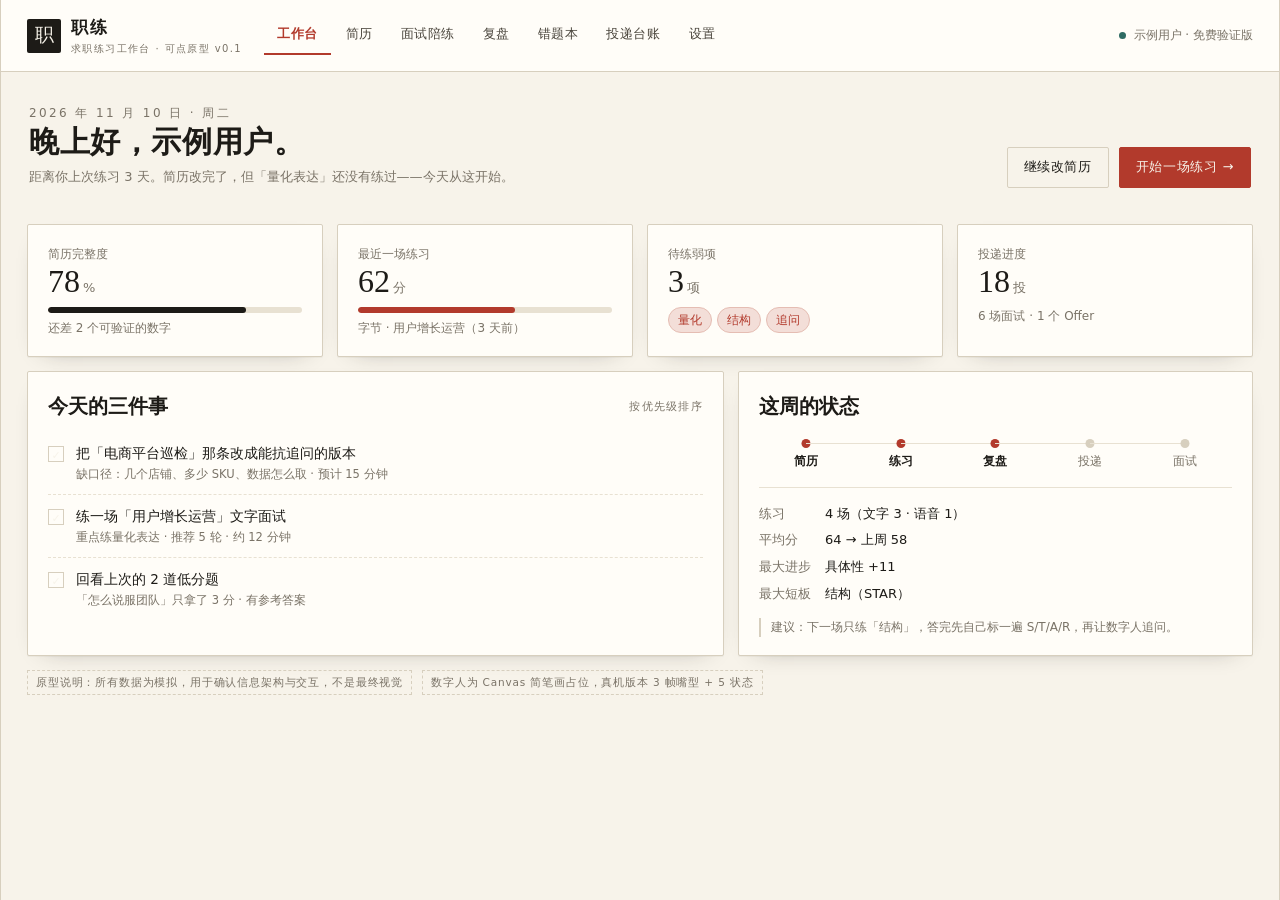
<file: prototype/index.html>
<!DOCTYPE html>
<html lang="zh-CN">
<head>
<meta charset="UTF-8">
<meta name="viewport" content="width=device-width, initial-scale=1.0">
<title>职练 · 可点原型 v0.1</title>
<style>
/* ============ 设计 token ============ */
:root{
  --paper:#f7f3ea; --paper-2:#fffdf8; --desk:#e9e3d5;
  --ink:#1d1b17; --ink-2:#4a453c; --muted:#7a7367;
  --line:#d7cfbe; --line-2:#e8e1d2;
  --accent:#b23a2c; --accent-soft:#f3ded8;
  --green:#2e6b63; --green-soft:#dfeae6;
  --gold:#9a7b34; --gold-soft:#f1e8d2;
  --radius:2px;
  --shadow:0 1px 0 rgba(29,27,23,.04), 0 8px 24px -18px rgba(29,27,23,.45);
  --serif:"Songti SC","Source Han Serif SC","Noto Serif SC",Georgia,"Times New Roman",serif;
  --sans:"PingFang SC","Microsoft YaHei","Noto Sans SC",system-ui,-apple-system,sans-serif;
}
*{box-sizing:border-box}
html,body{margin:0;height:100%}
body{
  background:var(--desk); color:var(--ink); font-family:var(--sans);
  font-size:14px; line-height:1.6; -webkit-font-smoothing:antialiased;
}
button{font:inherit;color:inherit;cursor:pointer;background:none;border:none}
input,textarea,select{font:inherit;color:inherit}
::selection{background:var(--accent-soft)}

/* ============ 布局 ============ */
.app{max-width:1440px;margin:0 auto;min-height:100vh;display:flex;flex-direction:column;background:var(--paper);border-left:1px solid var(--line);border-right:1px solid var(--line)}
.topbar{display:flex;align-items:center;gap:22px;padding:14px 26px;border-bottom:1px solid var(--line);background:var(--paper-2);position:sticky;top:0;z-index:30}
.brand{display:flex;align-items:center;gap:10px;min-width:190px}
.logo{width:34px;height:34px;display:grid;place-items:center;background:var(--ink);color:var(--paper);font-family:var(--serif);font-size:19px;border-radius:var(--radius)}
.brand strong{display:block;font-size:17px;letter-spacing:.12em;font-family:var(--serif)}
.brand small{display:block;color:var(--muted);font-size:10px;letter-spacing:.14em}
.tabs{display:flex;gap:2px;flex:1;overflow-x:auto;scrollbar-width:none}
.tabs::-webkit-scrollbar{display:none}
.tabs button{padding:8px 13px;color:var(--ink-2);font-size:13px;white-space:nowrap;border-bottom:2px solid transparent;letter-spacing:.04em}
.tabs button:hover{color:var(--ink)}
.tabs button.active{color:var(--accent);border-bottom-color:var(--accent);font-weight:600}
.acct{display:flex;align-items:center;gap:8px;color:var(--muted);font-size:12px;white-space:nowrap}
.dot{width:7px;height:7px;border-radius:50%;background:var(--green)}
.main{flex:1;padding:26px;overflow:auto}
.view{display:none;animation:fade .28s ease}
body.no-anim .view{animation:none}
.view.active{display:block}
@keyframes fade{from{opacity:0;transform:translateY(4px)}to{opacity:1;transform:none}}

/* ============ 通用组件 ============ */
.h1{font-family:var(--serif);font-size:30px;line-height:1.25;margin:0 0 6px;letter-spacing:.02em}
.h2{font-family:var(--serif);font-size:20px;margin:0 0 12px;display:flex;align-items:center;gap:10px}
.h2 .no{font-size:11px;color:var(--accent);font-family:var(--sans);letter-spacing:.18em;border:1px solid var(--accent);padding:1px 6px}
.sub{color:var(--muted);font-size:13px;margin:0}
.card{background:var(--paper-2);border:1px solid var(--line);border-radius:var(--radius);box-shadow:var(--shadow)}
.pad{padding:18px 20px}
.row{display:flex;gap:14px}
.between{display:flex;align-items:center;justify-content:space-between;gap:12px}
.chip{display:inline-flex;align-items:center;gap:6px;padding:3px 9px;border:1px solid var(--line);border-radius:999px;font-size:11.5px;color:var(--ink-2);background:var(--paper-2)}
.chip.on{background:var(--ink);border-color:var(--ink);color:var(--paper)}
.chip.green{background:var(--green-soft);border-color:#bcd6cf;color:var(--green)}
.chip.red{background:var(--accent-soft);border-color:#e5bdb3;color:var(--accent)}
.chip.gold{background:var(--gold-soft);border-color:#e2d3ae;color:var(--gold)}
.btn{display:inline-flex;align-items:center;gap:7px;padding:9px 16px;border:1px solid var(--ink);background:var(--ink);color:var(--paper);font-size:13px;letter-spacing:.05em;border-radius:var(--radius);transition:.18s}
.btn:hover{transform:translateY(-1px);box-shadow:0 6px 16px -10px rgba(0,0,0,.55)}
.btn.ghost{background:transparent;color:var(--ink);border-color:var(--line)}
.btn.ghost:hover{border-color:var(--ink)}
.btn.accent{background:var(--accent);border-color:var(--accent)}
.btn.sm{padding:5px 11px;font-size:12px}
.btn:disabled{opacity:.45;cursor:not-allowed;transform:none;box-shadow:none}
.meta{font-size:11.5px;color:var(--muted);letter-spacing:.06em}
.divider{height:1px;background:var(--line-2);margin:16px 0}
.kv{display:grid;grid-template-columns:auto 1fr;gap:6px 14px;font-size:13px}
.kv dt{color:var(--muted)}
.kv dd{margin:0}
.bar{height:6px;background:var(--line-2);border-radius:999px;overflow:hidden}
.bar>i{display:block;height:100%;background:var(--ink);border-radius:999px;transition:width .6s ease}
.bar.accent>i{background:var(--accent)}
.bar.green>i{background:var(--green)}
.note{font-size:12px;color:var(--muted);border-left:2px solid var(--line);padding-left:10px}
.pill{font-size:10.5px;letter-spacing:.12em;color:var(--muted)}

/* ============ 工作台 ============ */
.hero{display:flex;justify-content:space-between;align-items:flex-end;gap:24px;padding:6px 2px 22px;flex-wrap:wrap}
.hero .date{font-size:12px;color:var(--muted);letter-spacing:.2em}
.hero-actions{display:flex;gap:10px}
.grid-4{display:grid;grid-template-columns:repeat(4,1fr);gap:14px;margin-top:14px}
.grid-2{display:grid;grid-template-columns:1.15fr .85fr;gap:14px;margin-top:14px}
.stat .num{font-family:var(--serif);font-size:32px;line-height:1.1}
.stat .num small{font-size:13px;color:var(--muted);font-family:var(--sans);margin-left:3px}
.stat .cap{font-size:12px;color:var(--muted);margin-top:2px}
.task{display:flex;gap:12px;padding:11px 0;border-top:1px dashed var(--line-2)}
.task:first-of-type{border-top:none}
.task .box{width:16px;height:16px;border:1px solid var(--line);margin-top:3px;flex:none;display:grid;place-items:center;font-size:11px;color:var(--paper);background:var(--paper-2);cursor:pointer}
.task.done .box{background:var(--green);border-color:var(--green)}
.task.done .t{text-decoration:line-through;color:var(--muted)}
.task .t{font-size:13.5px}
.task .d{font-size:11.5px;color:var(--muted)}
.timeline{display:flex;gap:0;margin-top:10px}
.timeline .step{flex:1;position:relative;padding-top:18px;font-size:11.5px;color:var(--muted);text-align:center}
.timeline .step::before{content:"";position:absolute;top:5px;left:50%;width:9px;height:9px;border-radius:50%;background:var(--line);transform:translateX(-50%)}
.timeline .step::after{content:"";position:absolute;top:9px;left:50%;width:100%;height:1px;background:var(--line-2)}
.timeline .step:last-child::after{display:none}
.timeline .step.on{color:var(--ink);font-weight:600}
.timeline .step.on::before{background:var(--accent)}

/* ============ 简历 ============ */
.resume-grid{display:grid;grid-template-columns:270px minmax(420px,1fr) 360px;gap:16px;align-items:start}
.paper-wrap{display:flex;flex-direction:column;align-items:center;gap:10px}
.paper{
  width:100%;max-width:560px;aspect-ratio:1/1.414;background:#fff;border:1px solid var(--line);
  box-shadow:0 18px 40px -30px rgba(0,0,0,.6);padding:34px 38px;font-size:10.5px;line-height:1.65;color:#24221e;
  overflow:hidden;position:relative;
}
.paper h1{font-family:var(--serif);font-size:24px;margin:0 0 2px;letter-spacing:.1em}
.paper .head-row{display:flex;justify-content:space-between;align-items:flex-start;border-bottom:1.5px solid #24221e;padding-bottom:8px;margin-bottom:12px}
.paper .contact{font-size:9px;color:#5a554b;text-align:right;line-height:1.7}
.paper .sec{margin-bottom:11px}
.paper .sec-t{font-size:10.5px;letter-spacing:.22em;color:#b23a2c;border-bottom:1px solid #ddd6c8;padding-bottom:3px;margin-bottom:6px;font-weight:700}
.paper .item{margin-bottom:7px}
.paper .item-h{display:flex;justify-content:space-between;font-weight:700;font-size:10.5px}
.paper .item-s{color:#5a554b;font-size:9.5px}
.paper ul{margin:3px 0 0;padding-left:14px}
.paper li{margin-bottom:2px}
.paper li.changed{background:#f4e3dd;outline:1px solid #e0b6aa;border-radius:2px}
.paper .toolbar{display:flex;gap:8px;align-items:center;flex-wrap:wrap;justify-content:center}
.verbar{display:flex;gap:6px;overflow-x:auto;padding-bottom:2px}
.verbar .v{white-space:nowrap;padding:5px 10px;border:1px solid var(--line);border-radius:999px;font-size:11.5px;background:var(--paper-2)}
.verbar .v.active{border-color:var(--ink);background:var(--ink);color:var(--paper)}
.diag-row{display:flex;justify-content:space-between;font-size:12.5px;margin:8px 0 3px}
.issue{padding:9px 0;border-top:1px dashed var(--line-2);font-size:12.5px}
.issue .tag{font-size:10px;color:var(--accent);letter-spacing:.1em}
.issue .fix{color:var(--muted);font-size:11.5px;margin-top:2px}
.match-ring{display:flex;align-items:center;gap:16px;margin:6px 0 12px}
.ring{width:96px;height:96px;border-radius:50%;display:grid;place-items:center;background:conic-gradient(var(--accent) calc(var(--p)*1%), var(--line-2) 0);position:relative}
.ring::before{content:"";position:absolute;inset:9px;border-radius:50%;background:var(--paper-2)}
.ring b{position:relative;font-family:var(--serif);font-size:26px}
.ring small{position:relative;font-size:10px;color:var(--muted);margin-left:1px}
.suggest{border:1px solid var(--line);background:var(--paper-2);border-radius:var(--radius);padding:12px;margin-bottom:10px}
.suggest .orig{color:var(--muted);font-size:11.5px;text-decoration:line-through;margin-bottom:5px}
.suggest .new{font-size:13px;margin-bottom:6px}
.suggest .why{font-size:11.5px;color:var(--ink-2)}
.suggest .why b{color:var(--accent)}
.suggest .acts{display:flex;gap:8px;margin-top:8px}
.jd-input{width:100%;min-height:74px;resize:vertical;border:1px solid var(--line);background:#fff;padding:9px 11px;font-size:12.5px;border-radius:var(--radius);outline:none}
.jd-input:focus{border-color:var(--ink)}
.jd-pre{font-size:11px;color:var(--muted);margin:8px 0}
.analysis{display:none;margin-top:12px}
.analysis.show{display:block}

/* ============ 面试陪练 ============ */
.interview{max-width:1020px;margin:0 auto}
.setup{display:grid;grid-template-columns:1fr 1fr;gap:16px}
.opt-row{display:flex;gap:8px;flex-wrap:wrap;margin:6px 0 14px}
.stage{display:none;max-width:860px;margin:0 auto}
.stage.show{display:block}
.avatar-box{position:relative;border:1px solid var(--line);background:linear-gradient(180deg,#fbf8f1,#f1ece0);border-radius:var(--radius);padding:10px;display:flex;flex-direction:column;align-items:center}
.avatar-box canvas{width:230px;height:230px;display:block}
.avatar-status{display:flex;align-items:center;gap:8px;font-size:11.5px;color:var(--muted);letter-spacing:.1em;margin-top:4px}
.pulse{width:7px;height:7px;border-radius:50%;background:var(--green);animation:pulse 1.4s infinite}
@keyframes pulse{0%,100%{opacity:.35}50%{opacity:1}}
.chat{display:flex;flex-direction:column;gap:12px;margin-top:14px}
.msg{max-width:82%;padding:11px 14px;border:1px solid var(--line);background:var(--paper-2);border-radius:var(--radius);font-size:13.5px;position:relative}
.msg.ai{border-left:3px solid var(--accent)}
.msg.me{align-self:flex-end;background:var(--ink);color:var(--paper);border-color:var(--ink)}
.msg .who{font-size:10px;letter-spacing:.14em;color:var(--muted);margin-bottom:3px}
.msg.me .who{color:#c9c2b3}
.msg .quote{color:var(--accent);font-size:11.5px;margin-top:4px}
.typing i{display:inline-block;width:4px;height:4px;background:var(--muted);border-radius:50%;margin-right:3px;animation:blink 1s infinite}
.typing i:nth-child(2){animation-delay:.2s}.typing i:nth-child(3){animation-delay:.4s}
@keyframes blink{0%,100%{opacity:.2}50%{opacity:1}}
.answer-box{border:1px solid var(--line);background:var(--paper-2);padding:10px;margin-top:12px}
.answer-box textarea{width:100%;min-height:58px;border:none;outline:none;background:transparent;resize:vertical;font-size:13.5px}
.answer-foot{display:flex;justify-content:space-between;align-items:center;gap:10px;margin-top:6px;flex-wrap:wrap}
.quick{display:flex;gap:6px;flex-wrap:wrap}
.rec{display:flex;align-items:center;gap:6px;font-size:12px;color:var(--muted)}
.rec .mic{width:30px;height:30px;border-radius:50%;border:1px solid var(--line);display:grid;place-items:center;background:var(--paper-2);font-size:14px}
.rec.on .mic{background:var(--accent);color:#fff;border-color:var(--accent);animation:pulse 1s infinite}
.progress-dots{display:flex;gap:6px;justify-content:center;margin:10px 0 2px}
.progress-dots i{width:26px;height:3px;background:var(--line);display:block}
.progress-dots i.on{background:var(--accent)}

/* ============ 复盘 / 错题 / 台账 / 设置 ============ */
.score-head{display:grid;grid-template-columns:repeat(4,1fr);gap:14px;margin:14px 0}
.score .num{font-family:var(--serif);font-size:29px}
.score .cap{font-size:11.5px;color:var(--muted)}
.qcard{border:1px solid var(--line);background:var(--paper-2);margin-bottom:10px}
.qcard-h{display:flex;justify-content:space-between;gap:12px;padding:13px 15px;cursor:pointer;align-items:flex-start}
.qcard-h .q{font-size:13.5px;max-width:70%}
.qcard-h .sc{font-family:var(--serif);font-size:19px;white-space:nowrap}
.qcard-b{display:none;border-top:1px solid var(--line-2);padding:13px 15px;font-size:12.5px}
.qcard.open .qcard-b{display:block}
.dim{display:grid;grid-template-columns:64px 1fr 42px;gap:8px;align-items:center;font-size:11.5px;margin:5px 0}
.badge{font-size:10px;padding:1px 6px;border-radius:999px;letter-spacing:.08em}
.badge.red{background:var(--accent-soft);color:var(--accent)}
.badge.green{background:var(--green-soft);color:var(--green)}
.badge.gold{background:var(--gold-soft);color:var(--gold)}
.ans-block{background:var(--paper);border:1px dashed var(--line);padding:10px 12px;margin-top:8px;font-size:12.5px}
.ans-block .t{font-size:10px;letter-spacing:.16em;color:var(--accent);margin-bottom:3px}
.replay{display:flex;align-items:center;gap:10px;margin-top:8px;font-size:11.5px;color:var(--muted)}
.replay .track{flex:1;height:4px;background:var(--line-2);border-radius:99px;overflow:hidden}
.replay .track i{display:block;height:100%;width:0;background:var(--green);transition:width .2s linear}
.table{width:100%;border-collapse:collapse;font-size:12.5px}
.table th{text-align:left;font-weight:600;color:var(--muted);font-size:11px;letter-spacing:.1em;padding:8px 10px;border-bottom:1px solid var(--line)}
.table td{padding:11px 10px;border-bottom:1px solid var(--line-2)}
.table tr:hover td{background:var(--paper-2)}
.empty{padding:40px;text-align:center;color:var(--muted);font-size:13px}
.toggle{width:38px;height:21px;border-radius:999px;background:var(--line);position:relative;cursor:pointer;flex:none;transition:.2s}
.toggle::after{content:"";position:absolute;top:2px;left:2px;width:17px;height:17px;border-radius:50%;background:#fff;transition:.2s}
.toggle.on{background:var(--green)}
.toggle.on::after{left:19px}
.setting{display:flex;justify-content:space-between;gap:16px;padding:12px 0;border-top:1px dashed var(--line-2);align-items:flex-start}
.setting:first-of-type{border-top:none}
.setting .t{font-size:13px}
.setting .d{font-size:11.5px;color:var(--muted);margin-top:2px;max-width:460px}

/* ============ toast / 状态 ============ */
#toast{position:fixed;left:50%;bottom:98px;transform:translateX(-50%) translateY(20px);background:var(--ink);color:var(--paper);padding:9px 16px;font-size:12.5px;border-radius:var(--radius);opacity:0;pointer-events:none;transition:.25s;z-index:99;max-width:80vw}
#toast.show{opacity:1;transform:translateX(-50%) translateY(0)}
.proto-note{font-size:10.5px;color:var(--muted);letter-spacing:.08em;border:1px dashed var(--line);padding:3px 8px;display:inline-block}

/* ============ 移动端 ============ */
.mobile-tabs{display:none}
@media (max-width:1100px){
  .resume-grid{grid-template-columns:1fr 1fr}
  .resume-grid .col-jd{grid-column:1/-1}
  .grid-4{grid-template-columns:repeat(2,1fr)}
  .grid-2{grid-template-columns:1fr}
}
@media (max-width:820px){
  .app{border:none}
  .topbar{padding:10px 14px;gap:10px}
  .brand small{display:none}
  .tabs{display:none}
  .acct{display:none}
  .main{padding:16px 14px 84px}
  .h1{font-size:24px}
  .resume-grid{grid-template-columns:1fr}
  .resume-grid .col-profile{order:2}
  .resume-grid .col-paper{order:1}
  .resume-grid .col-jd{order:3}
  .paper{padding:22px 22px;font-size:8.6px;line-height:1.6}
  .paper h1{font-size:17px}
  .paper .sec-t{font-size:9px}
  .paper .item-h{font-size:9px}
  .paper .item-s,.paper .contact{font-size:8px}
  .grid-4{grid-template-columns:1fr 1fr;gap:10px}
  .setup{grid-template-columns:1fr}
  .score-head{grid-template-columns:repeat(2,1fr)}
  .avatar-box canvas{width:190px;height:190px}
  .mobile-tabs{display:flex;position:fixed;bottom:0;left:0;right:0;background:var(--paper-2);border-top:1px solid var(--line);z-index:40;overflow-x:auto;scrollbar-width:none}
  .mobile-tabs::-webkit-scrollbar{display:none}
  .mobile-tabs button{flex:1;min-width:64px;padding:9px 4px 11px;font-size:10.5px;color:var(--muted);display:flex;flex-direction:column;align-items:center;gap:3px;border-top:2px solid transparent}
  .mobile-tabs button .ic{font-size:15px;line-height:1}
  .mobile-tabs button.active{color:var(--accent);border-top-color:var(--accent)}
  #toast{bottom:74px}
}
@media print{
  .topbar,.mobile-tabs,.toolbar,.verbar,.col-profile,.col-jd,.hero-actions{display:none!important}
  body,.app{background:#fff}
  .main{padding:0}
  .paper{box-shadow:none;border:none;max-width:none}
}
</style>
</head>
<body>
<div class="app">
  <header class="topbar">
    <div class="brand">
      <div class="logo">职</div>
      <div><strong>职练</strong><small>求职练习工作台 · 可点原型 v0.1</small></div>
    </div>
    <nav class="tabs" id="tabs">
      <button data-view="home" class="active">工作台</button>
      <button data-view="resume">简历</button>
      <button data-view="interview">面试陪练</button>
      <button data-view="report">复盘</button>
      <button data-view="mistakes">错题本</button>
      <button data-view="apps">投递台账</button>
      <button data-view="settings">设置</button>
    </nav>
    <div class="acct"><span class="dot"></span>示例用户 · 免费验证版</div>
  </header>

  <main class="main">

    <!-- ================= 工作台 ================= -->
    <section class="view active" id="view-home">
      <div class="hero">
        <div>
          <div class="date">2026 年 11 月 10 日 · 周二</div>
          <h1 class="h1">晚上好，示例用户。</h1>
          <p class="sub">距离你上次练习 3 天。简历改完了，但「量化表达」还没有练过——今天从这开始。</p>
        </div>
        <div class="hero-actions">
          <button class="btn ghost" onclick="go('resume')">继续改简历</button>
          <button class="btn accent" onclick="go('interview')">开始一场练习 →</button>
        </div>
      </div>

      <div class="grid-4">
        <div class="card pad stat">
          <div class="cap">简历完整度</div>
          <div class="num">78<small>%</small></div>
          <div class="bar" style="margin-top:8px"><i style="width:78%"></i></div>
          <div class="cap" style="margin-top:6px">还差 2 个可验证的数字</div>
        </div>
        <div class="card pad stat">
          <div class="cap">最近一场练习</div>
          <div class="num">62<small>分</small></div>
          <div class="bar accent" style="margin-top:8px"><i style="width:62%"></i></div>
          <div class="cap" style="margin-top:6px">字节 · 用户增长运营（3 天前）</div>
        </div>
        <div class="card pad stat">
          <div class="cap">待练弱项</div>
          <div class="num">3<small>项</small></div>
          <div style="display:flex;gap:5px;margin-top:8px;flex-wrap:wrap">
            <span class="chip red">量化</span><span class="chip red">结构</span><span class="chip red">追问</span>
          </div>
        </div>
        <div class="card pad stat">
          <div class="cap">投递进度</div>
          <div class="num">18<small>投</small></div>
          <div class="cap" style="margin-top:8px">6 场面试 · 1 个 Offer</div>
        </div>
      </div>

      <div class="grid-2">
        <div class="card pad">
          <div class="between"><h2 class="h2" style="margin:0">今天的三件事</h2><span class="pill">按优先级排序</span></div>
          <div style="margin-top:10px">
            <div class="task" onclick="this.classList.toggle('done')">
              <div class="box">✓</div>
              <div><div class="t">把「电商平台巡检」那条改成能抗追问的版本</div><div class="d">缺口径：几个店铺、多少 SKU、数据怎么取 · 预计 15 分钟</div></div>
            </div>
            <div class="task" onclick="this.classList.toggle('done')">
              <div class="box">✓</div>
              <div><div class="t">练一场「用户增长运营」文字面试</div><div class="d">重点练量化表达 · 推荐 5 轮 · 约 12 分钟</div></div>
            </div>
            <div class="task" onclick="this.classList.toggle('done')">
              <div class="box">✓</div>
              <div><div class="t">回看上次的 2 道低分题</div><div class="d">「怎么说服团队」只拿了 3 分 · 有参考答案</div></div>
            </div>
          </div>
        </div>

        <div class="card pad">
          <h2 class="h2">这周的状态</h2>
          <div class="timeline">
            <div class="step on">简历</div><div class="step on">练习</div><div class="step on">复盘</div>
            <div class="step">投递</div><div class="step">面试</div>
          </div>
          <div class="divider"></div>
          <dl class="kv">
            <dt>练习</dt><dd>4 场（文字 3 · 语音 1）</dd>
            <dt>平均分</dt><dd>64 → 上周 58</dd>
            <dt>最大进步</dt><dd>具体性 +11</dd>
            <dt>最大短板</dt><dd>结构（STAR）</dd>
          </dl>
          <div class="note" style="margin-top:12px">建议：下一场只练「结构」，答完先自己标一遍 S/T/A/R，再让数字人追问。</div>
        </div>
      </div>

      <div style="margin-top:14px;display:flex;gap:10px;align-items:center;flex-wrap:wrap">
        <span class="proto-note">原型说明：所有数据为模拟，用于确认信息架构与交互，不是最终视觉</span>
        <span class="proto-note">数字人为 Canvas 简笔画占位，真机版本 3 帧嘴型 + 5 状态</span>
      </div>
    </section>

    <!-- ================= 简历 ================= -->
    <section class="view" id="view-resume">
      <div class="between" style="margin-bottom:14px;flex-wrap:wrap">
        <div>
          <h1 class="h1">把简历改到位</h1>
          <p class="sub">贴一个目标岗位的 JD，系统会指出「缺什么、哪句要改、改完能不能抗追问」。</p>
        </div>
        <div class="row" style="align-items:center">
          <div class="verbar" id="verbar">
            <button class="v active">通用底版</button>
            <button class="v">字节 · 用户增长</button>
            <button class="v">小红书 · 内容运营</button>
            <button class="v" onclick="toast('原型：新建版本会以当前档案复制一份')">＋ 新建版本</button>
          </div>
        </div>
      </div>

      <div class="resume-grid">
        <!-- 左：档案与诊断 -->
        <div class="col-profile">
          <div class="card pad">
            <div class="between"><h2 class="h2" style="margin:0">档案</h2><span class="chip green">完整度 78%</span></div>
            <dl class="kv" style="margin-top:10px">
              <dt>姓名</dt><dd>示例用户</dd>
              <dt>院校</dt><dd>广州理工学院 · 自动化</dd>
              <dt>目标</dt><dd>AI 产品运营 / 电商运营</dd>
              <dt>可用</dt><dd>每周 4 天 · 3 个月</dd>
            </dl>
            <div class="divider"></div>
            <div class="meta" style="letter-spacing:.16em">HR 视角诊断</div>
            <div class="diag-row"><span>首屏信息</span><span>88</span></div>
            <div class="bar"><i style="width:88%"></i></div>
            <div class="diag-row"><span>经历价值</span><span>64</span></div>
            <div class="bar"><i style="width:64%"></i></div>
            <div class="diag-row"><span>语言专业度</span><span>71</span></div>
            <div class="bar"><i style="width:71%"></i></div>
            <div class="diag-row"><span>排版结构</span><span>90</span></div>
            <div class="bar"><i style="width:90%"></i></div>
            <div class="divider"></div>
            <div class="issue"><div class="tag">数字无证据</div>「300 多个 SKU」没有口径（几个店铺？哪来的数？）<div class="fix">补：4 个店铺 / 后台导出 / 2026.06–09</div></div>
            <div class="issue"><div class="tag">学生气</div>「参与」「帮忙看了」出现 4 次<div class="fix">改成：独立负责 / 搭建 / 复盘</div></div>
            <div class="issue"><div class="tag">角色矛盾</div>「发起人 / 全流程交付」与「协助团队」同段<div class="fix">二选一，别既要主导又要配合</div></div>
          </div>
        </div>

        <!-- 中：A4 预览 -->
        <div class="col-paper paper-wrap">
          <div class="toolbar">
            <button class="btn sm ghost" onclick="toast('原型：切换模板')">模板：单栏</button>
            <button class="btn sm ghost" onclick="toast('原型：字号 / 配色')">字号 100%</button>
            <button class="btn sm" onclick="toast('原型：会打开浏览器打印，输出 1 页 A4（沿用上版打印契约）')">导出 PDF</button>
          </div>
          <div class="paper">
            <div class="head-row">
              <div>
                <h1>示例用户</h1>
                <div style="font-size:9.5px;color:#5a554b">求职意向：AI 产品运营 / 电商运营 · 每周 4 天，可实习 3 个月</div>
              </div>
              <div class="contact">159****9396<br>2856***demo@example.com<br>广州</div>
            </div>
            <div class="sec">
              <div class="sec-t">教育背景</div>
              <div class="item">
                <div class="item-h"><span>广州理工学院 · 自动化（本科）</span><span>2023.09–2027.06</span></div>
                <div class="item-s">GPA 3.4/4.0 · 专业排名 12/86</div>
              </div>
            </div>
            <div class="sec">
              <div class="sec-t">实习经历</div>
              <div class="item">
                <div class="item-h"><span>示例公司 品牌A · 电商运营实习生</span><span>2026.03–至今</span></div>
                <ul>
                  <li>负责电商平台自营店铺到手价巡检，覆盖 <b>4 个店铺 300+ SKU</b>，把单次查询从 2 小时压到 10 分钟</li>
                  <li class="blur" id="bullet2">参与客服质检，整理聊天记录中的问题分类</li>
                  <li>配合团队完成日常运营支持</li>
                </ul>
              </div>
            </div>
            <div class="sec">
              <div class="sec-t">项目经历</div>
              <div class="item">
                <div class="item-h"><span>AI 文书辅助项目 · 发起人 / 全流程交付</span><span>2025.09–2026.05</span></div>
                <ul>
                  <li>梳理 15 类民事纠纷文书模板，自研 5 套提示词工作流，单份文书处理时间从 40–60 分钟缩短到 15–20 分钟</li>
                  <li>累计交付 98 份文书，协助 89 人完成线上立案，满意度 95% 以上</li>
                </ul>
              </div>
              <div class="item">
                <div class="item-h"><span>电商平台到手价巡检与日报自动化 · 独立开发</span><span>2026.06–2026.09</span></div>
                <ul>
                  <li>搭建 SKU 价格巡检脚本，覆盖 4 个店铺 300+ SKU，单次查询 2 小时 → 10 分钟</li>
                  <li>把日报数据源从 4 个平台聚合到一张表，减少人工复制粘贴出错</li>
                </ul>
              </div>
            </div>
            <div class="sec">
              <div class="sec-t">技能</div>
              <div style="font-size:9.5px">Excel（透视表/VLOOKUP）· Python · SQL 基础 · 剪映 · 电商运营 · 客服质检 · 数据分析 · 提示词工程</div>
            </div>
          </div>
          <div class="meta">A4 单页 · 文字层保留 · 打印 1 页（上版已验证）</div>
        </div>

        <!-- 右：JD 优化 -->
        <div class="col-jd">
          <div class="card pad">
            <div class="between"><h2 class="h2" style="margin:0">按 JD 优化</h2><span class="pill">规则 + AI 混合</span></div>
            <div class="jd-pre">贴目标岗位 JD（已预填示例）：</div>
            <textarea class="jd-input" id="jdText">岗位：用户增长运营实习生
职责：负责私域用户增长、社群运营与活动策划；通过数据分析定位增长机会；与产品、算法团队协作落地实验；输出周报并复盘。
要求：熟悉 SQL / Excel；有 A/B 测试意识；有社群或内容运营经验；沟通协作能力强。</textarea>
            <div style="display:flex;gap:8px;margin-top:10px;align-items:center">
              <button class="btn sm accent" id="btnAnalyze" onclick="analyzeJD()">分析匹配</button>
              <button class="btn sm ghost" onclick="toast('原型：可上传 .docx / 粘贴文本')">上传 JD</button>
              <span class="meta" id="jdHint"></span>
            </div>

            <div class="analysis" id="analysis">
              <div class="match-ring">
                <div class="ring" id="ring" style="--p:62"><b id="matchNum">62</b><small>%</small></div>
                <div>
                  <div style="font-size:12px;color:var(--muted)">关键词覆盖 5/8 · 硬门槛全过</div>
                  <div style="font-size:11.5px;margin-top:4px">最大缺口：<b>A/B 测试</b> · <b>私域运营</b></div>
                  <div style="font-size:11.5px;color:var(--accent)">别写清单：算法协作（你没有证据）</div>
                </div>
              </div>
              <div style="display:flex;gap:5px;flex-wrap:wrap;margin-bottom:10px">
                <span class="chip green">数据分析</span><span class="chip green">SQL</span><span class="chip green">社群运营</span>
                <span class="chip green">活动策划</span><span class="chip green">周报复盘</span>
                <span class="chip red">A/B 测试</span><span class="chip red">私域运营</span><span class="chip red">算法协作</span>
              </div>
              <div class="meta" style="letter-spacing:.16em;margin:12px 0 8px">逐条改写（可一键采用）</div>
              <div id="suggestList">
                <div class="suggest">
                  <div class="orig">参与客服质检，整理聊天记录中的问题分类</div>
                  <div class="new">独立搭建客服质检问题分类表：抽检 1,200 条会话，归为 6 类高频问题，推动 3 项话术修改，重复咨询下降 18%</div>
                  <div class="why">覆盖 <b>「数据分析」「复盘」</b>；把「参与/帮忙」换成可验证的动作与结果。采用前确认：1,200 条与 18% 是否真实。</div>
                  <div class="acts"><button class="btn sm" onclick="adopt(this)">采用</button><button class="btn sm ghost" onclick="toast('原型：可以只改关键词或换一种说法')">换一版</button></div>
                </div>
                <div class="suggest">
                  <div class="orig">配合团队完成日常运营支持</div>
                  <div class="new">与产品、设计协作落地 2 次社群活动：从选题、物料到复盘独立推进，活动期新增私域用户 300+</div>
                  <div class="why">覆盖 <b>「私域运营」「活动策划」</b>；补上协作对象与量级。采用前确认：活动次数与新增人数。</div>
                  <div class="acts"><button class="btn sm" onclick="adopt(this)">采用</button><button class="btn sm ghost" onclick="toast('原型：可以只改关键词或换一种说法')">换一版</button></div>
                </div>
              </div>
              <div class="note" style="margin-top:6px">原则：只改表达，不加事实。出现原文没有的数字会标红，必须你确认。</div>
            </div>
          </div>
        </div>
      </div>
    </section>

    <!-- ================= 面试陪练 ================= -->
    <section class="view" id="view-interview">
      <div class="interview">
        <!-- 设置态 -->
        <div id="setupPanel">
          <h1 class="h1">练一场面试</h1>
          <p class="sub">基于你的简历和目标 JD 出题，会追问，答完给逐题评分与参考答案。</p>
          <div class="setup" style="margin-top:16px">
            <div class="card pad">
              <h2 class="h2">这场练什么</h2>
              <div class="meta">目标岗位</div>
              <select class="jd-input" id="roleSel" style="min-height:auto;height:38px">
                <option>用户增长运营实习生 · 字节跳动</option>
                <option>AI 产品运营实习生 · 某 AI 公司</option>
                <option>内容运营实习生 · 小红书</option>
              </select>
              <div class="meta" style="margin-top:12px">面试官人格</div>
              <div class="opt-row" id="personaRow">
                <button class="btn sm ghost" data-p="peer">同级 · 温和</button>
                <button class="btn sm ghost on" data-p="senior" style="background:var(--ink);color:var(--paper);border-color:var(--ink)">资深 · 会追问</button>
                <button class="btn sm ghost" data-p="pressure">压力 · 快节奏</button>
              </div>
              <div class="meta">练习模式</div>
              <div class="opt-row" id="modeRow">
                <button class="btn sm" data-m="voice" style="background:var(--ink);color:var(--paper);border-color:var(--ink)">语音（推荐）</button>
                <button class="btn sm ghost" data-m="text">文字</button>
              </div>
              <div class="meta">轮次</div>
              <div class="opt-row" id="roundRow">
                <button class="btn sm ghost" data-r="3">3 轮 · 约 8 分钟</button>
                <button class="btn sm" data-r="5" style="background:var(--ink);color:var(--paper);border-color:var(--ink)">5 轮 · 约 15 分钟</button>
              </div>
            </div>
            <div class="card pad">
              <h2 class="h2">会根据这些提问</h2>
              <dl class="kv">
                <dt>简历</dt><dd>示例公司 品牌A 电商运营实习 / AI 文书辅助项目 / 电商平台巡检自动化</dd>
                <dt>JD</dt><dd>用户增长 · 私域 · 数据分析 · A/B 测试 · 跨团队协作</dd>
                <dt>重点</dt><dd>量化表达、追问抗压、STAR 结构</dd>
              </dl>
              <div class="divider"></div>
              <div class="note">语音模式：录音 1–30 秒 → 转写 → 数字人追问；识别不准时可以改文字，不会丢记录。</div>
              <div style="margin-top:16px;display:flex;gap:10px;align-items:center">
                <button class="btn accent" onclick="startInterview()">开始面试 →</button>
                <span class="meta">不扣次数 · 全免费验证期</span>
              </div>
            </div>
          </div>
        </div>

        <!-- 进行态 -->
        <div class="stage" id="stagePanel">
          <div class="between" style="margin-bottom:10px">
            <div>
              <div class="meta">字节跳动 · 用户增长运营实习生 · 资深面试官</div>
              <div style="font-family:var(--serif);font-size:20px">第 <span id="roundNow">1</span> 轮 / 共 5 轮</div>
            </div>
            <button class="btn sm ghost" onclick="finishInterview()">提前结束</button>
          </div>

          <div class="avatar-box">
            <canvas id="avatar" width="460" height="460"></canvas>
            <div class="avatar-status"><span class="pulse"></span><span id="avatarState">待机中</span></div>
          </div>

          <div class="progress-dots" id="dots"></div>
          <div class="chat" id="chat"></div>

          <div class="answer-box" id="answerBox">
            <textarea id="answerInput" placeholder="用 STAR 结构说：情境 → 任务 → 行动 → 结果（原型里打字或点下方快捷句）"></textarea>
            <div class="answer-foot">
              <div class="quick">
                <span class="chip" onclick="fillAnswer('我在示例公司实习时负责电商平台店铺的价格巡检')">我在示例公司实习时…</span>
                <span class="chip" onclick="fillAnswer('这个项目我是独立完成的，从脚本到日报')">这个项目我是独立完成的…</span>
              </div>
              <div class="row" style="align-items:center">
                <div class="rec" id="recBtn" onclick="toggleRec()"><div class="mic">●</div><span id="recText">按住说话</span></div>
                <button class="btn sm accent" onclick="sendAnswer()">发送</button>
              </div>
            </div>
          </div>
        </div>
      </div>
    </section>

    <!-- ================= 复盘 ================= -->
    <section class="view" id="view-report">
      <div class="between" style="margin-bottom:6px;flex-wrap:wrap">
        <div>
          <h1 class="h1">复盘报告</h1>
          <p class="sub">字节跳动 · 用户增长运营实习生 · 语音场 · 2026-11-10 21:14 · 5 轮 8 题</p>
        </div>
        <div class="row">
          <button class="btn ghost sm" onclick="go('interview')">再练一场</button>
          <button class="btn sm" onclick="toast('原型：报告可导出 PDF / 分享链接')">导出报告</button>
        </div>
      </div>

      <div class="score-head">
        <div class="card pad"><div class="cap">总评</div><div class="num" style="font-family:var(--serif);font-size:30px">64</div><div class="bar accent" style="margin-top:8px"><i style="width:64%"></i></div></div>
        <div class="card pad"><div class="cap">内容相关性</div><div class="num" style="font-family:var(--serif);font-size:30px">68</div><div class="bar"><i style="width:68%"></i></div></div>
        <div class="card pad"><div class="cap">结构 STAR</div><div class="num" style="font-family:var(--serif);font-size:30px">52</div><div class="bar accent"><i style="width:52%"></i></div></div>
        <div class="card pad"><div class="cap">具体性</div><div class="num" style="font-family:var(--serif);font-size:30px">71</div><div class="bar green"><i style="width:71%"></i></div></div>
      </div>

      <div class="note" style="margin-bottom:12px">评分只用于练习参考，不代表录用结论。每条分数都能指到你的原话和缺什么。</div>

      <div id="reportList">
        <div class="qcard open">
          <div class="qcard-h" onclick="this.parentNode.classList.toggle('open')">
            <div class="q">Q1. 先做个自我介绍，重点讲和用户增长相关的经历。<div class="meta" style="margin-top:4px">追问：你提到的「巡检」，具体是怎么定位增长机会的？</div></div>
            <div class="sc">5<span style="font-size:12px;color:var(--muted)">/10</span></div>
          </div>
          <div class="qcard-b">
            <div class="meta" style="letter-spacing:.16em;margin-bottom:6px">你的回答</div>
            <div style="font-size:12.5px">我叫示例用户，自动化专业大三。在示例公司做过电商运营实习，主要负责电商平台店铺的价格巡检，还做过客服质检。项目上做过 AI 文书辅助和巡检自动化……</div>
            <div class="dim"><span>内容</span><div class="bar"><i style="width:60%"></i></div><span>6</span></div>
            <div class="dim"><span>结构</span><div class="bar accent"><i style="width:30%"></i></div><span>3</span></div>
            <div class="dim"><span>具体</span><div class="bar"><i style="width:70%"></i></div><span>7</span></div>
            <div class="dim"><span>表达</span><div class="bar"><i style="width:40%"></i></div><span>4</span></div>
            <div class="ans-block"><div class="t">低分原因</div>30 秒里塞了 4 件事，没有一句落在「增长」上；面试官要的是和你投的岗最相关的那一段。</div>
            <div class="ans-block"><div class="t">参考答案（可改写后重录）</div>「我最近一段经历是示例公司电商运营实习。我发现店铺到手价每天靠人工查，就写脚本把 4 个店铺、300+ SKU 的巡检压到 10 分钟——这让我第一次体会到：增长不是拉新，是先把漏掉的钱捡回来。所以我想做用户增长，先把数据链路跑通，再做实验。」</div>
            <div class="replay"><span>▶</span><div class="track"><i></i></div><span>00:42</span><span class="chip" onclick="toast('原型：可回放录音并对照转写')">回放</span></div>
          </div>
        </div>

        <div class="qcard">
          <div class="qcard-h" onclick="this.parentNode.classList.toggle('open')">
            <div class="q">Q2. 你说把巡检从 2 小时压到 10 分钟，具体怎么做的？<div class="meta" style="margin-top:4px">追问：如果数据源换了，这套脚本还能用吗？</div></div>
            <div class="sc">7<span style="font-size:12px;color:var(--muted)">/10</span></div>
          </div>
          <div class="qcard-b">
            <div class="meta" style="letter-spacing:.16em;margin-bottom:6px">你的回答</div>
            <div style="font-size:12.5px">我用 Python 写了个脚本，从后台导出数据，然后匹配 SKU 和价格，最后生成日报发群里……数据源换了要改一下解析那部分。</div>
            <div class="dim"><span>内容</span><div class="bar"><i style="width:80%"></i></div><span>8</span></div>
            <div class="dim"><span>结构</span><div class="bar"><i style="width:60%"></i></div><span>6</span></div>
            <div class="dim"><span>具体</span><div class="bar green"><i style="width:80%"></i></div><span>8</span></div>
            <div class="dim"><span>表达</span><div class="bar"><i style="width:60%"></i></div><span>6</span></div>
            <div class="ans-block"><div class="t">加分点</div>「数据源换了要改解析部分」——承认边界，比硬说通用更能加分。</div>
            <div class="ans-block"><div class="t">可补一句</div>「我把解析层抽成了配置，换平台只改字段映射，不动主流程。」</div>
          </div>
        </div>

        <div class="qcard">
          <div class="qcard-h" onclick="this.parentNode.classList.toggle('open')">
            <div class="q">Q3. 如果让你从 0 设计一个校园增长活动，你会怎么做？<div class="meta" style="margin-top:4px">追问：预算只有 2000 元，你怎么分配？</div></div>
            <div class="sc">4<span style="font-size:12px;color:var(--muted)">/10</span></div>
          </div>
          <div class="qcard-b">
            <div class="meta" style="letter-spacing:.16em;margin-bottom:6px">你的回答</div>
            <div style="font-size:12.5px">先做调研，然后找几个社团合作，发传单，做抽奖，最后看数据。</div>
            <div class="dim"><span>内容</span><div class="bar accent"><i style="width:40%"></i></div><span>4</span></div>
            <div class="dim"><span>结构</span><div class="bar accent"><i style="width:30%"></i></div><span>3</span></div>
            <div class="dim"><span>具体</span><div class="bar accent"><i style="width:30%"></i></div><span>3</span></div>
            <div class="dim"><span>表达</span><div class="bar"><i style="width:50%"></i></div><span>5</span></div>
            <div class="ans-block"><div class="t">低分原因</div>只有动作没有目标与指标，没有说「怎么判断成功」，也没有回答预算分配。</div>
            <div class="ans-block"><div class="t">参考答案方向</div>目标（新增注册 500）→ 人群与渠道（大一新生群 / 社团）→ 钩子（资料包 + 抽奖）→ 预算分配（60% 奖品 / 30% 物料 / 10% 机动）→ 指标（转化率、留存）→ 复盘。</div>
          </div>
        </div>
      </div>

      <div style="margin-top:16px;display:flex;gap:10px;flex-wrap:wrap">
        <button class="btn" onclick="go('mistakes')">把低分题加入错题本 →</button>
        <button class="btn ghost" onclick="toast('原型：生成 7 天训练计划')">生成训练计划</button>
      </div>
    </section>

    <!-- ================= 错题本 ================= -->
    <section class="view" id="view-mistakes">
      <h1 class="h1">错题本</h1>
      <p class="sub">不是「答错的题」，是「会被追问到答不好的点」。每一条都能直接重练。</p>

      <div class="grid-2" style="margin-top:16px">
        <div class="card pad">
          <h2 class="h2">三个弱项</h2>
          <div class="issue"><div class="tag">结构 · 2 题低于 5 分</div>习惯先讲背景再讲动作，30 秒还没进入 STAR 的 A。
            <div class="fix">训练：每题开头先给结论，再补背景。</div></div>
          <div class="issue"><div class="tag">量化 · 3 处无口径</div>「很多」「大幅」「几个平台」——面试官一定会追问具体数字。
            <div class="fix">训练：把每个数字补上「几个 / 多久 / 怎么来的」。</div></div>
          <div class="issue"><div class="tag">追问抗压 · 2 次卡壳</div>被追问「为什么这么做」时容易退回「领导让我做的」。
            <div class="fix">训练：给每个决定准备一个「如果不这么做会怎样」。</div></div>
        </div>
        <div class="card pad">
          <h2 class="h2">7 天训练计划</h2>
          <div class="task"><div class="box">✓</div><div><div class="t">Day 1–2 · 结构</div><div class="d">3 道行为题，每题先写结论再答</div></div></div>
          <div class="task"><div class="box">✓</div><div><div class="t">Day 3–4 · 量化</div><div class="d">把简历 6 个数字补齐口径</div></div></div>
          <div class="task"><div class="box">✓</div><div><div class="t">Day 5 · 追问</div><div class="d">压力人格练 1 场，只看「为什么」类追问</div></div></div>
          <div class="task"><div class="box">✓</div><div><div class="t">Day 6–7 · 综合</div><div class="d">完整 5 轮，对比首场分数</div></div></div>
          <div class="divider"></div>
          <button class="btn accent sm" onclick="startInterview()">按计划开练 →</button>
        </div>
      </div>

      <div class="card pad" style="margin-top:14px">
        <h2 class="h2">最近的错题</h2>
        <table class="table">
          <tr><th>题目</th><th>来源</th><th>失分</th><th>状态</th><th></th></tr>
          <tr><td>从 0 设计校园增长活动</td><td>字节 · 用户增长</td><td>结构 3 / 具体 3</td><td><span class="badge red">待重练</span></td><td><button class="btn sm ghost" onclick="startInterview()">重练</button></td></tr>
          <tr><td>怎么说服团队接受你的方案</td><td>小红书 · 内容运营</td><td>内容 4</td><td><span class="badge red">待重练</span></td><td><button class="btn sm ghost" onclick="startInterview()">重练</button></td></tr>
          <tr><td>介绍一个你失败的项目</td><td>字节 · 用户增长</td><td>表达 5</td><td><span class="badge gold">练习中</span></td><td><button class="btn sm ghost" onclick="startInterview()">重练</button></td></tr>
        </table>
      </div>
    </section>

    <!-- ================= 投递台账 ================= -->
    <section class="view" id="view-apps">
      <div class="between" style="flex-wrap:wrap">
        <div><h1 class="h1">投递台账</h1><p class="sub">投了哪些、到哪一步、哪次面试暴露了什么——一条时间线看完。</p></div>
        <button class="btn sm" onclick="toast('原型：新增投递记录')">＋ 记录一次投递</button>
      </div>

      <div class="grid-4" style="margin-top:16px">
        <div class="card pad stat"><div class="cap">总投递</div><div class="num">18</div><div class="cap">本周 +4</div></div>
        <div class="card pad stat"><div class="cap">进入面试</div><div class="num">6</div><div class="cap">转化 33%</div></div>
        <div class="card pad stat"><div class="cap">Offer</div><div class="num">1</div><div class="cap">待确认</div></div>
        <div class="card pad stat"><div class="cap">即将截止</div><div class="num">2</div><div class="cap">3 天内</div></div>
      </div>

      <div class="card" style="margin-top:14px;overflow:hidden">
        <table class="table">
          <tr><th>公司 · 岗位</th><th>阶段</th><th>最近动作</th><th>练习记录</th><th>截止</th></tr>
          <tr><td><b>字节跳动</b> · 用户增长运营实习</td><td><span class="badge gold">二面待约</span></td><td>11-08 一面结束</td><td><a style="color:var(--green);cursor:pointer" onclick="go('report')">2 场 · 62→64</a></td><td>11-15</td></tr>
          <tr><td><b>小红书</b> · 内容运营实习</td><td><span class="badge red">3 天内截止</span></td><td>11-06 已投</td><td><a style="color:var(--muted)">未练习</a></td><td>11-12</td></tr>
          <tr><td><b>某 AI 公司</b> · 产品运营实习</td><td><span class="badge green">Offer</span></td><td>11-04 口头 offer</td><td><a style="color:var(--green);cursor:pointer" onclick="go('report')">3 场 · 58→71</a></td><td>—</td></tr>
          <tr><td><b>美团</b> · 用户运营实习</td><td><span class="badge">已投</span></td><td>11-03 投递</td><td><a style="color:var(--muted)">未练习</a></td><td>11-20</td></tr>
          <tr><td><b>网易</b> · 内容运营实习</td><td><span class="badge">已终止</span></td><td>10-28 简历未过</td><td><a style="color:var(--muted)">—</a></td><td>—</td></tr>
        </table>
      </div>
      <div class="note" style="margin-top:10px">原则：投递不是越多次越好。同一个岗没练过就投，是浪费机会；练过再投，命中率差一个量级。</div>
    </section>

    <!-- ================= 设置 ================= -->
    <section class="view" id="view-settings">
      <h1 class="h1">设置</h1>
      <p class="sub">账号、隐私与数据。录音比简历更敏感，所以这里放最重的开关。</p>

      <div class="grid-2" style="margin-top:16px">
        <div class="card pad">
          <h2 class="h2">账号</h2>
          <dl class="kv">
            <dt>登录方式</dt><dd>邮箱 · 2856***demo@example.com</dd>
            <dt>当前版本</dt><dd>免费验证版（不扣次数）</dd>
            <dt>练习记录</dt><dd>4 场 · 最早 1 场可回放</dd>
          </dl>
          <div class="divider"></div>
          <div class="setting"><div><div class="t">数据导出</div><div class="d">导出简历、练习记录与转写（JSON / PDF）</div></div><button class="btn sm ghost" onclick="toast('原型：导出数据包')">导出</button></div>
          <div class="setting"><div><div class="t">删除全部数据</div><div class="d">删除后不可恢复，包括录音</div></div><button class="btn sm ghost" style="color:var(--accent);border-color:var(--accent)" onclick="toast('原型：二次确认后删除')">删除</button></div>
        </div>

        <div class="card pad">
          <h2 class="h2">隐私</h2>
          <div class="setting"><div><div class="t">录音保存</div><div class="d">关闭后只保存转写，练习记录仍然可回看</div></div><div class="toggle on" onclick="this.classList.toggle('on')"></div></div>
          <div class="setting"><div><div class="t">简历加密存储</div><div class="d">默认开启；导出与删除入口在账号页</div></div><div class="toggle on" onclick="this.classList.toggle('on')"></div></div>
          <div class="setting"><div><div class="t">本地模型（本地 STT / LLM）</div><div class="d">需要本机安装 Ollama / Whisper，MVP 暂只留开关</div></div><div class="toggle" onclick="this.classList.toggle('on')"></div></div>
          <div class="divider"></div>
          <div class="meta">语音识别与合成失败时，自动切文字模式，不丢已答内容。</div>
        </div>
      </div>

      <div class="card pad" style="margin-top:14px">
        <h2 class="h2">模型设置（可选）</h2>
        <div class="row" style="flex-wrap:wrap;align-items:center">
          <select class="jd-input" style="min-height:auto;height:36px;max-width:220px">
            <option>DeepSeek（平台）</option><option>Ollama（本地）</option><option>自定义 OpenAI 兼容</option>
          </select>
          <input class="jd-input" style="min-height:auto;height:36px;max-width:300px" placeholder="API Key（只回显后 4 位）">
          <button class="btn sm" onclick="toast('原型：保存并测试连通性')">测试连通</button>
        </div>
        <div class="note" style="margin-top:10px">策略：平台 Key 用于默认体验；自带 Key 不扣点、请求直连。两者都可随时切换。</div>
      </div>
    </section>

  </main>

  <nav class="mobile-tabs" id="mobileTabs">
    <button data-view="home" class="active"><span class="ic">◉</span>工作台</button>
    <button data-view="resume"><span class="ic">▤</span>简历</button>
    <button data-view="interview"><span class="ic">◍</span>陪练</button>
    <button data-view="report"><span class="ic">✓</span>复盘</button>
    <button data-view="mistakes"><span class="ic">✎</span>错题</button>
    <button data-view="apps"><span class="ic">≡</span>台账</button>
    <button data-view="settings"><span class="ic">⚙</span>设置</button>
  </nav>
</div>
<div id="toast"></div>

<script>
/* ================= 基础导航 ================= */
function go(view){
  document.querySelectorAll('.view').forEach(v=>v.classList.remove('active'));
  var el = document.getElementById('view-'+view);
  if(el) el.classList.add('active');
  document.querySelectorAll('#tabs button,#mobileTabs button').forEach(b=>{
    b.classList.toggle('active', b.dataset.view===view);
  });
  window.scrollTo({top:0,behavior:'smooth'});
}
document.querySelectorAll('#tabs button,#mobileTabs button').forEach(b=>{
  b.addEventListener('click',()=>go(b.dataset.view));
});

var toastTimer=null;
function toast(msg){
  var t=document.getElementById('toast');
  t.textContent=msg; t.classList.add('show');
  clearTimeout(toastTimer);
  toastTimer=setTimeout(()=>t.classList.remove('show'),2200);
}

/* ================= 简历：JD 分析 ================= */
var analyzed=false, adopted=0;
function analyzeJD(){
  if(analyzed){ toast('已经分析过这版 JD'); return; }
  var hint=document.getElementById('jdHint');
  hint.textContent='分析中…';
  var btn=document.getElementById('btnAnalyze');
  btn.disabled=true;
  setTimeout(function(){
    analyzed=true; btn.disabled=false; hint.textContent='';
    document.getElementById('analysis').classList.add('show');
    toast('分析完成：命中 5 个关键词，2 个缺口');
  }, 900);
}
function adopt(btn){
  var card=btn.closest('.suggest');
  var orig=card.querySelector('.orig');
  var neu=card.querySelector('.new');
  orig.innerHTML='<b style="color:var(--green)">已采用</b>　'+neu.textContent;
  orig.style.textDecoration='none';
  neu.style.display='none';
  btn.textContent='已采用'; btn.disabled=true;
  adopted++;
  var score=Math.min(82, 62 + adopted*6);
  document.getElementById('ring').style.setProperty('--p', score);
  document.getElementById('matchNum').textContent=score;
  toast('已采用这条改写，匹配度更新为 '+score+'%');
}

/* ================= 数字人（Canvas 简笔画） ================= */
var cv=document.getElementById('avatar'), ctx=cv.getContext('2d');
var state='idle', mouthOpen=0, t0=performance.now(), blinkAt=0, blinkT=0;
var stateLabels={idle:'待机中',listening:'在听你说',thinking:'正在想怎么追问',speaking:'面试官在说话',feedback:'在给你反馈'};
function setAvatar(s){
  state=s;
  var el=document.getElementById('avatarState');
  if(el) el.textContent=stateLabels[s]||s;
}
function drawAvatar(now){
  var t=(now-t0)/1000;
  var w=cv.width,h=cv.height,cx=w/2, cy=h/2+8;
  ctx.clearRect(0,0,w,h);
  // 呼吸/点头偏移
  var bob = Math.sin(t*1.6)*4;
  if(state==='listening') bob = Math.sin(t*2.2)*5;
  if(state==='thinking') bob = -4 + Math.sin(t*1.1)*2;
  if(state==='feedback') bob = Math.sin(t*5)*6;
  cy += bob;
  // 头
  ctx.save();
  ctx.strokeStyle='#1d1b17'; ctx.lineWidth=6; ctx.lineCap='round';
  ctx.beginPath(); ctx.ellipse(cx,cy,108,124,0,0,Math.PI*2); ctx.stroke();
  // 耳朵
  ctx.beginPath(); ctx.arc(cx-110,cy+10,15,Math.PI*0.5,Math.PI*1.5); ctx.stroke();
  ctx.beginPath(); ctx.arc(cx+110,cy+10,15,Math.PI*1.5,Math.PI*0.5); ctx.stroke();
  // 头发
  ctx.beginPath();
  ctx.moveTo(cx-106,cy-58);
  ctx.quadraticCurveTo(cx-70,cy-150,cx,cy-128);
  ctx.quadraticCurveTo(cx+70,cy-150,cx+106,cy-58);
  ctx.stroke();
  // 眉
  var browY = cy-34 + (state==='thinking'?-7:0);
  ctx.beginPath(); ctx.moveTo(cx-64,browY); ctx.quadraticCurveTo(cx-42,browY-8,cx-20,browY+1); ctx.stroke();
  ctx.beginPath(); ctx.moveTo(cx+20,browY+1); ctx.quadraticCurveTo(cx+42,browY-8,cx+64,browY); ctx.stroke();
  // 眼（眨眼）
  var blink = (now-blinkAt<130)||(state==='thinking' && Math.sin(t*2)>0.7);
  if(blink){
    ctx.beginPath(); ctx.moveTo(cx-58,cy-8); ctx.lineTo(cx-26,cy-8); ctx.stroke();
    ctx.beginPath(); ctx.moveTo(cx+26,cy-8); ctx.lineTo(cx+58,cy-8); ctx.stroke();
  }else{
    ctx.fillStyle='#1d1b17';
    ctx.beginPath(); ctx.arc(cx-42,cy-8,8,0,Math.PI*2); ctx.fill();
    ctx.beginPath(); ctx.arc(cx+42,cy-8,8,0,Math.PI*2); ctx.fill();
    if(state==='listening'){ ctx.fillStyle='#fff'; ctx.beginPath(); ctx.arc(cx-40,cy-11,3,0,Math.PI*2); ctx.fill(); ctx.beginPath(); ctx.arc(cx+44,cy-11,3,0,Math.PI*2); ctx.fill(); }
  }
  // 鼻子
  ctx.beginPath(); ctx.moveTo(cx,cy+2); ctx.quadraticCurveTo(cx+5,cy+14,cx-2,cy+18); ctx.stroke();
  // 嘴（3 帧）
  var m = mouthOpen;
  ctx.beginPath();
  if(m<0.25){
    ctx.arc(cx,cy+40,22,0.15*Math.PI,0.85*Math.PI);
    ctx.stroke();
  }else if(m<0.62){
    ctx.ellipse(cx,cy+46,20,10,0,0,Math.PI*2); ctx.stroke();
  }else{
    ctx.ellipse(cx,cy+48,22,17,0,0,Math.PI*2);
    ctx.fillStyle='#1d1b17'; ctx.fill();
  }
  // 腮红（反馈/说话时）
  if(state==='feedback'||state==='speaking'){
    ctx.fillStyle='rgba(178,58,44,.12)';
    ctx.beginPath(); ctx.arc(cx-78,cy+32,18,0,Math.PI*2); ctx.fill();
    ctx.beginPath(); ctx.arc(cx+78,cy+32,18,0,Math.PI*2); ctx.fill();
  }
  // 思考气泡
  if(state==='thinking'){
    ctx.strokeStyle='#7a7367'; ctx.lineWidth=3;
    for(var i=0;i<3;i++){ ctx.beginPath(); ctx.arc(cx+120+i*16, cy-96-i*10, 4+i*2, 0, Math.PI*2); ctx.stroke(); }
  }
  // 嘴型动画
  if(state==='speaking'){
    mouthOpen = 0.5 + 0.5*Math.sin(t*11);
  }else if(state==='feedback'){
    mouthOpen = 0.18 + 0.12*Math.sin(t*4);
  }else{
    mouthOpen = 0;
  }
  // 眨眼计时
  if(now-blinkAt>2800+Math.random()*2200){ blinkAt=now; }
  ctx.restore();
  requestAnimationFrame(drawAvatar);
}
requestAnimationFrame(drawAvatar);

/* ================= 面试流程 ================= */
var qs=[
  {q:'先做个自我介绍吧，重点讲和用户增长相关的经历。', hint:'第 1 题 · 开场'},
  {q:'你说把巡检从 2 小时压到 10 分钟，具体怎么做的？', hint:'第 2 题 · 项目追问'},
  {q:'如果数据源换了，这套脚本还能用吗？', hint:'追问 · 边界'},
  {q:'如果让你从 0 设计一个校园增长活动，你会怎么做？', hint:'第 3 题 · 开放题'},
  {q:'预算只有 2000 元，你怎么分配？', hint:'追问 · 取舍'},
  {q:'你觉得自己最大的短板是什么？', hint:'第 4 题 · 自我认知'},
  {q:'最后一个问题：你为什么想做用户增长？', hint:'第 5 题 · 动机'}
];
var qi=0, chat=document.getElementById('chat');
function addMsg(text,who,extra){
  var d=document.createElement('div');
  d.className='msg '+(who==='ai'?'ai':'me');
  d.innerHTML='<div class="who">'+(who==='ai'?'面试官':'你')+'</div><div>'+text+'</div>'+(extra?'<div class="quote">'+extra+'</div>':'');
  chat.appendChild(d);
  chat.scrollTop=chat.scrollHeight;
  return d;
}
function askQuestion(i){
  setAvatar('speaking');
  addMsg('<span class="typing"><i></i><i></i><i></i></span>','ai');
  setTimeout(function(){
    chat.lastChild.remove();
    addMsg(qs[i].q,'ai',qs[i].hint);
    setAvatar('listening');
    document.getElementById('roundNow').textContent=Math.min(5,1+Math.floor(i/1.4));
    var dots=document.getElementById('dots');
    dots.innerHTML='';
    for(var k=0;k<qs.length;k++){ var e=document.createElement('i'); if(k<=i)e.className='on'; dots.appendChild(e); }
    document.getElementById('answerInput').focus();
  }, 1200);
}
function startInterview(){
  go('interview');
  document.getElementById('setupPanel').style.display='none';
  document.getElementById('stagePanel').classList.add('show');
  chat.innerHTML=''; qi=0;
  setAvatar('thinking');
  setTimeout(function(){ askQuestion(0); }, 600);
}
function fillAnswer(t){ document.getElementById('answerInput').value=t; }
function sendAnswer(){
  var input=document.getElementById('answerInput');
  var v=input.value.trim();
  if(!v){ toast('原型：先写一句回答，或点上面的快捷句'); return; }
  addMsg(v,'me');
  input.value='';
  setAvatar('thinking');
  if(qi>=qs.length-1){
    setTimeout(function(){ finishInterview(); }, 900);
    return;
  }
  setTimeout(function(){
    // 针对第 1 题的追问；其余直接下一题
    var follow = (qi===0) ? '你提到「巡检」——它是怎么帮你发现增长机会的？' : null;
    if(follow){
      addMsg(follow,'ai','追问 · 引用你的回答');
      setAvatar('listening');
      qi++;
      setTimeout(function(){
        if(qi<qs.length){ addMsg('（回答后继续）','ai',''); setAvatar('speaking'); }
      }, 400);
    }else{
      qi++;
      askQuestion(qi);
    }
  }, 1400);
}
function toggleRec(){
  var b=document.getElementById('recBtn');
  b.classList.toggle('on');
  var txt=document.getElementById('recText');
  if(b.classList.contains('on')){
    txt.textContent='录音中… 点击停止';
    toast('原型：录音 1–30 秒，停止后自动转写');
  }else{
    txt.textContent='按住说话';
    document.getElementById('answerInput').value='（语音转写结果会出现在这里，可修改后发送）';
    setAvatar('listening');
  }
}
function finishInterview(){
  setAvatar('feedback');
  setTimeout(function(){ go('report'); toast('报告已生成：5 轮 8 题，总评 64'); }, 700);
}

/* 设置态按钮选中 */
document.querySelectorAll('#personaRow .btn').forEach(function(b){
  b.addEventListener('click',function(){
    document.querySelectorAll('#personaRow .btn').forEach(function(x){ x.classList.remove('on'); x.style.background=''; x.style.color=''; x.style.borderColor=''; });
    b.style.background='var(--ink)'; b.style.color='var(--paper)'; b.style.borderColor='var(--ink)';
  });
});
document.querySelectorAll('#modeRow .btn').forEach(function(b){
  b.addEventListener('click',function(){
    document.querySelectorAll('#modeRow .btn').forEach(function(x){ x.style.background=''; x.style.color=''; x.style.borderColor=''; x.classList.add('ghost'); });
    b.classList.remove('ghost'); b.style.background='var(--ink)'; b.style.color='var(--paper)'; b.style.borderColor='var(--ink)';
  });
});
document.querySelectorAll('#roundRow .btn').forEach(function(b){
  b.addEventListener('click',function(){
    document.querySelectorAll('#roundRow .btn').forEach(function(x){ x.style.background=''; x.style.color=''; x.style.borderColor=''; x.classList.add('ghost'); });
    b.classList.remove('ghost'); b.style.background='var(--ink)'; b.style.color='var(--paper)'; b.style.borderColor='var(--ink)';
  });
});

/* 回放模拟 */
document.querySelectorAll('.replay').forEach(function(r){
  r.addEventListener('click',function(e){
    if(e.target.classList.contains('chip')) return;
    var bar=r.querySelector('.track i');
    var w=0;
    var t=setInterval(function(){
      w+=3; if(w>100){ clearInterval(t); w=0; }
      bar.style.width=w+'%';
    },90);
    toast('原型：回放录音（真实版本按句标时间轴）');
  });
});

/* 版本条切换 */
document.querySelectorAll('#verbar .v').forEach(function(v){
  v.addEventListener('click',function(){
    if(v.textContent.indexOf('新建')>=0) return;
    document.querySelectorAll('#verbar .v').forEach(function(x){ x.classList.remove('active'); });
    v.classList.add('active');
    toast('原型：切换到「'+v.textContent+'」，改动只写当前版本');
  });
});

/* 哈希路由：方便直接打开某个视图 / 截图验收（#resume #interview #interview-run #report ...） */
(function(){
  var h = (location.hash||'').replace('#','');
  if(!h) return;
  document.body.classList.add('no-anim');
  if(h==='interview-run'){ setTimeout(startInterview, 300); }
  else { go(h); }
  if(h==='report'){ document.querySelectorAll('.qcard').forEach(function(c,i){ if(i===0) c.classList.add('open'); }); }
})();

</script>
</body>
</html>
</file>
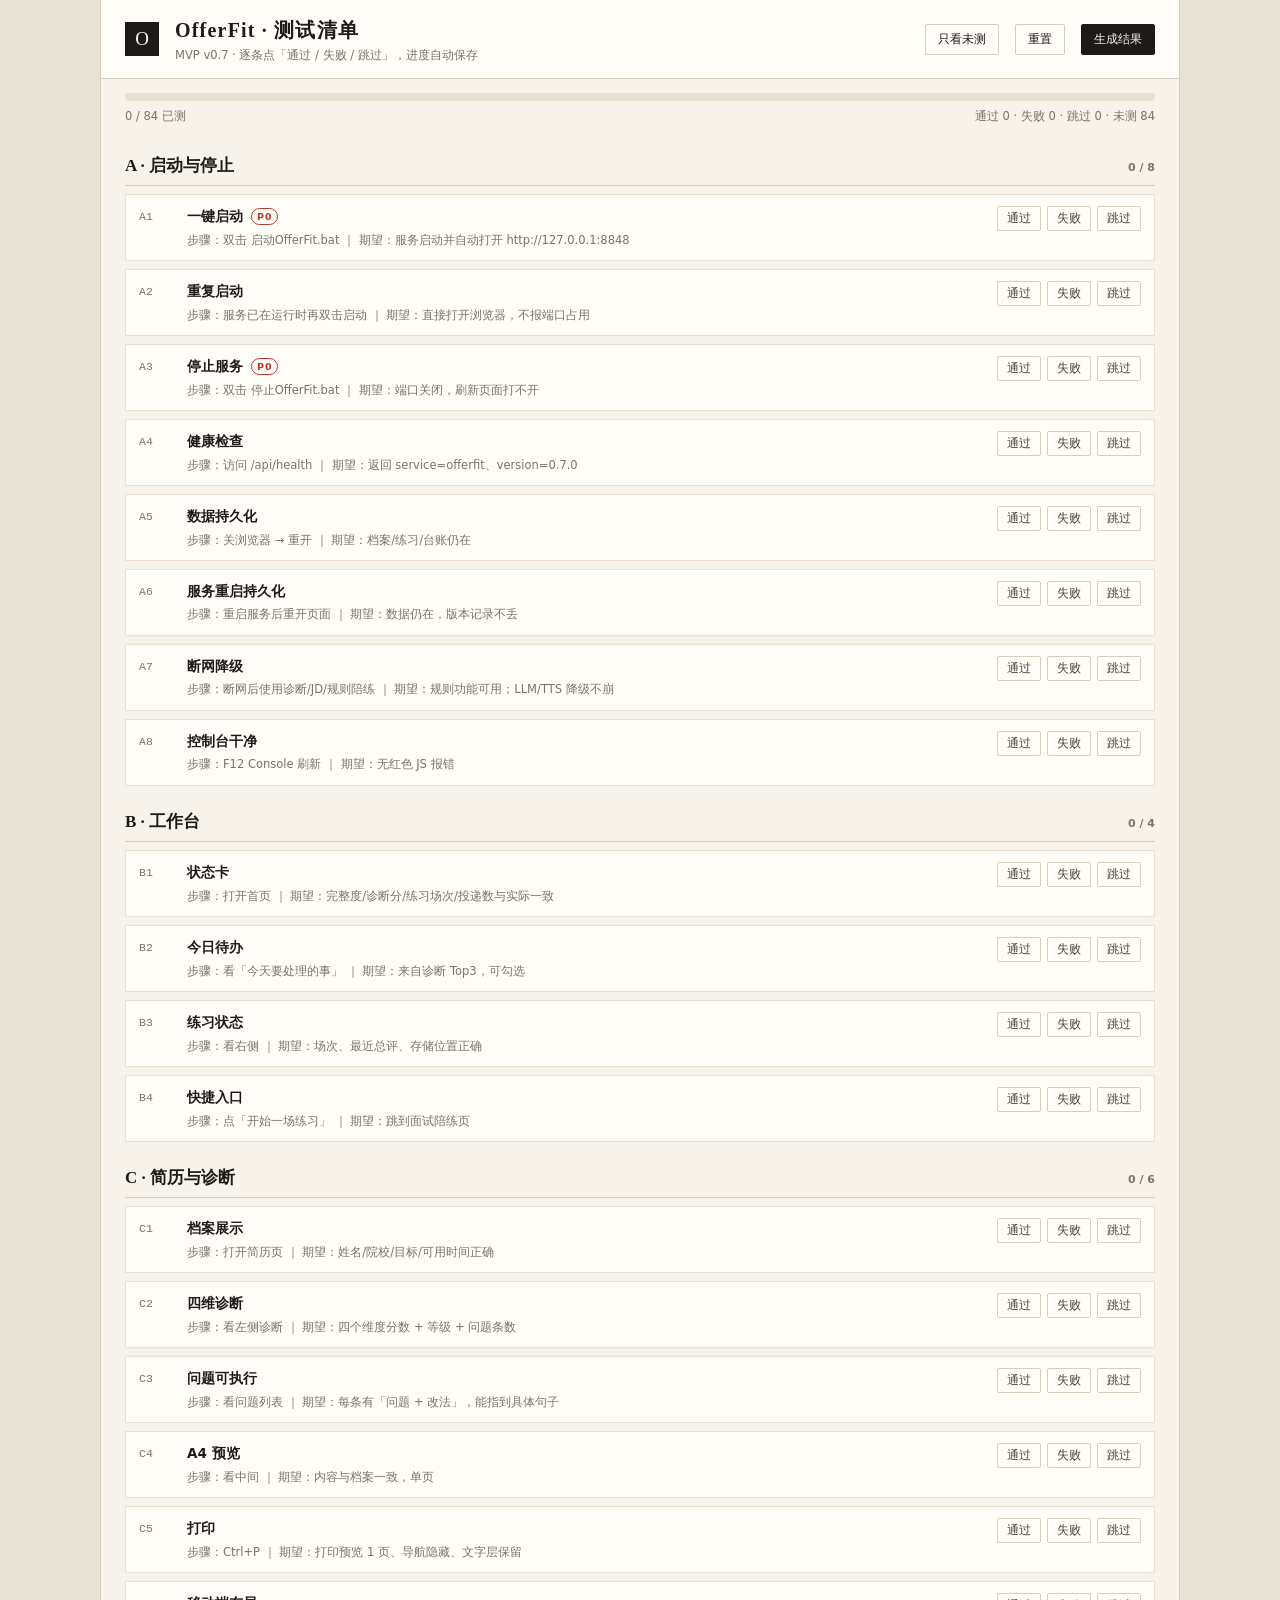
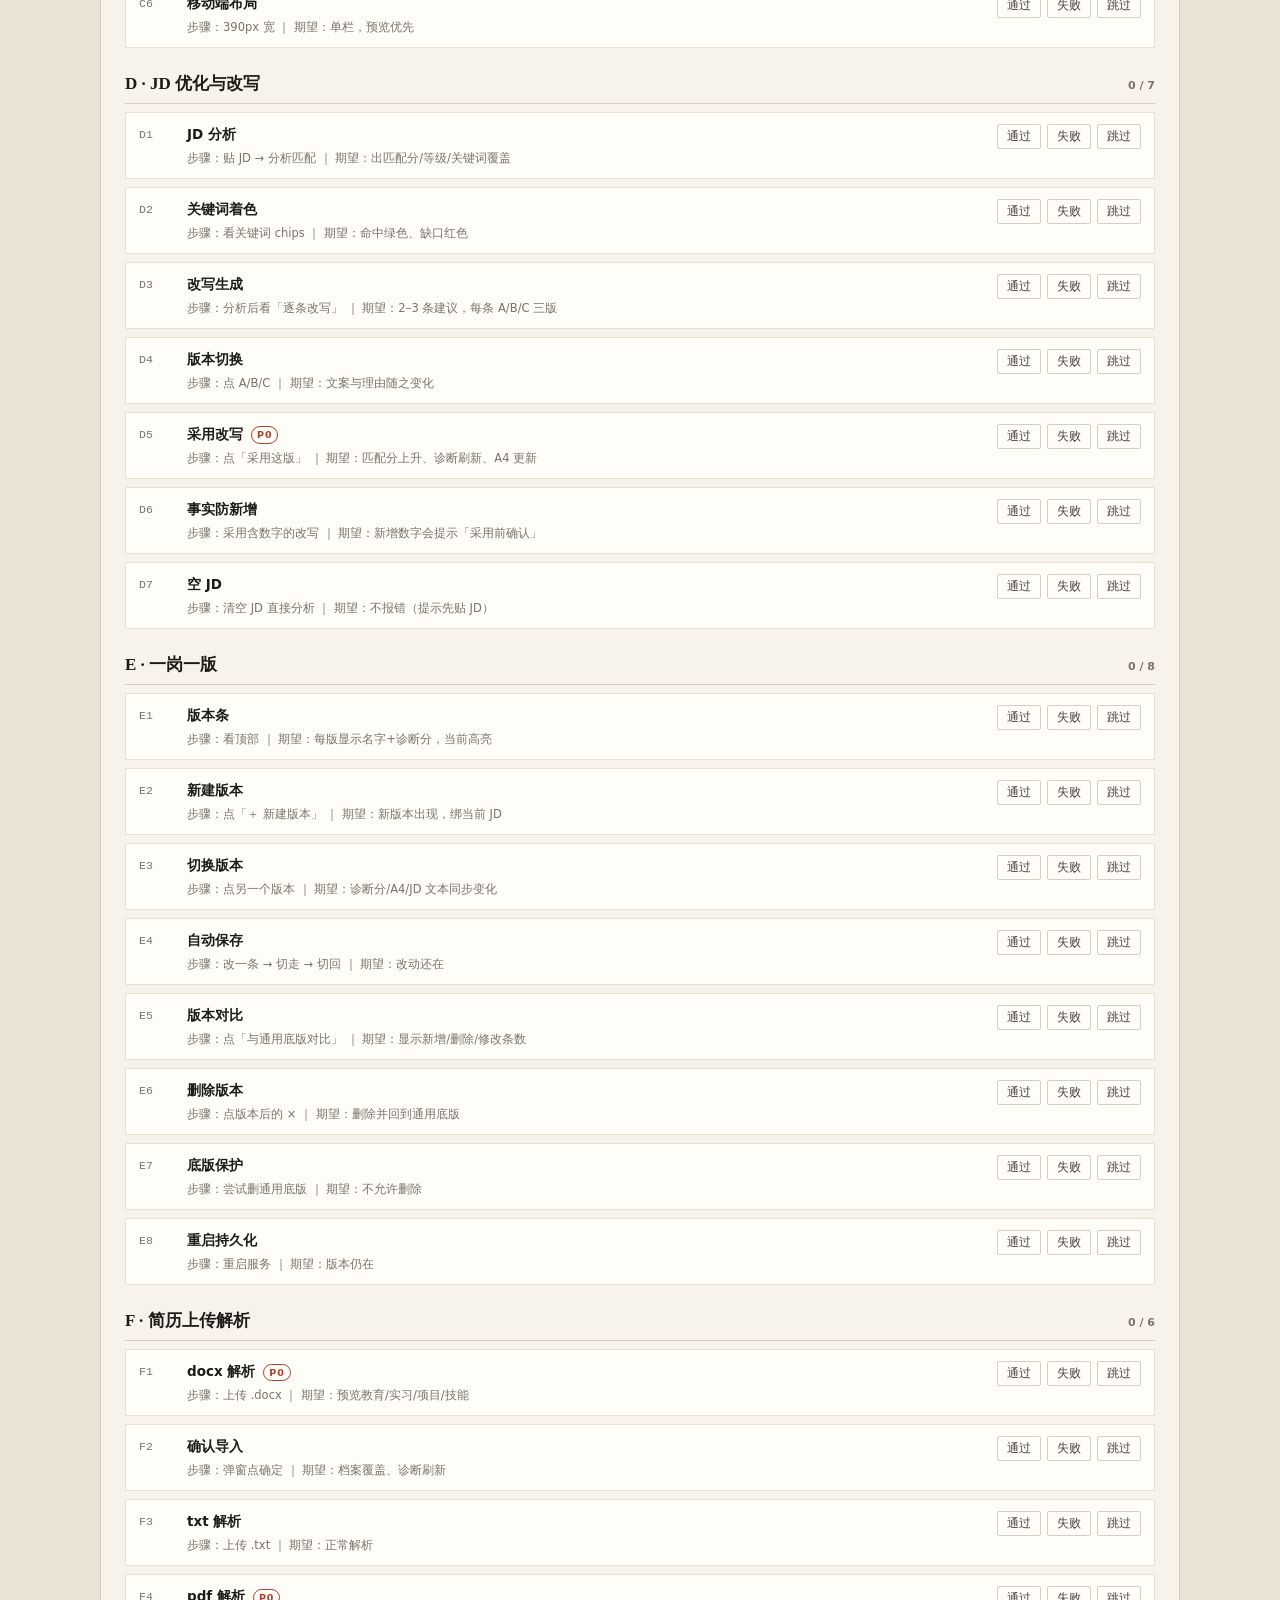
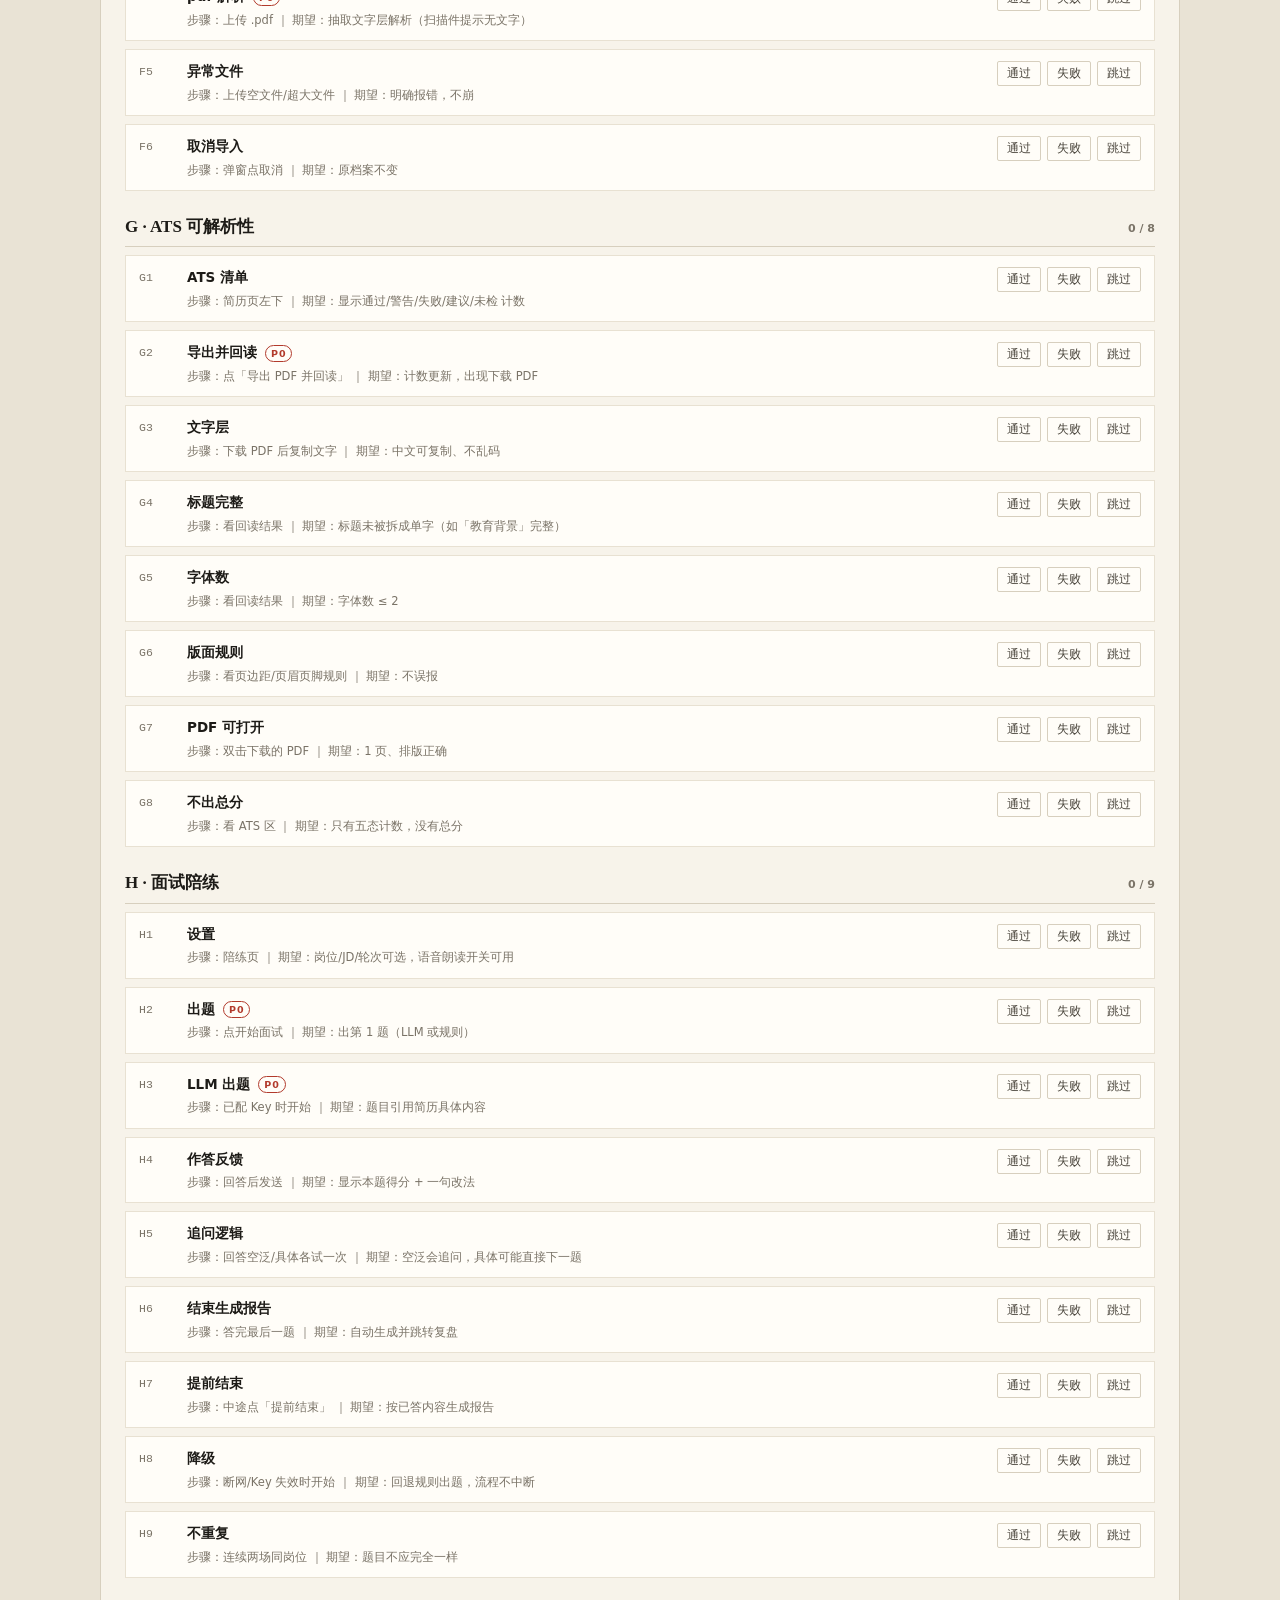
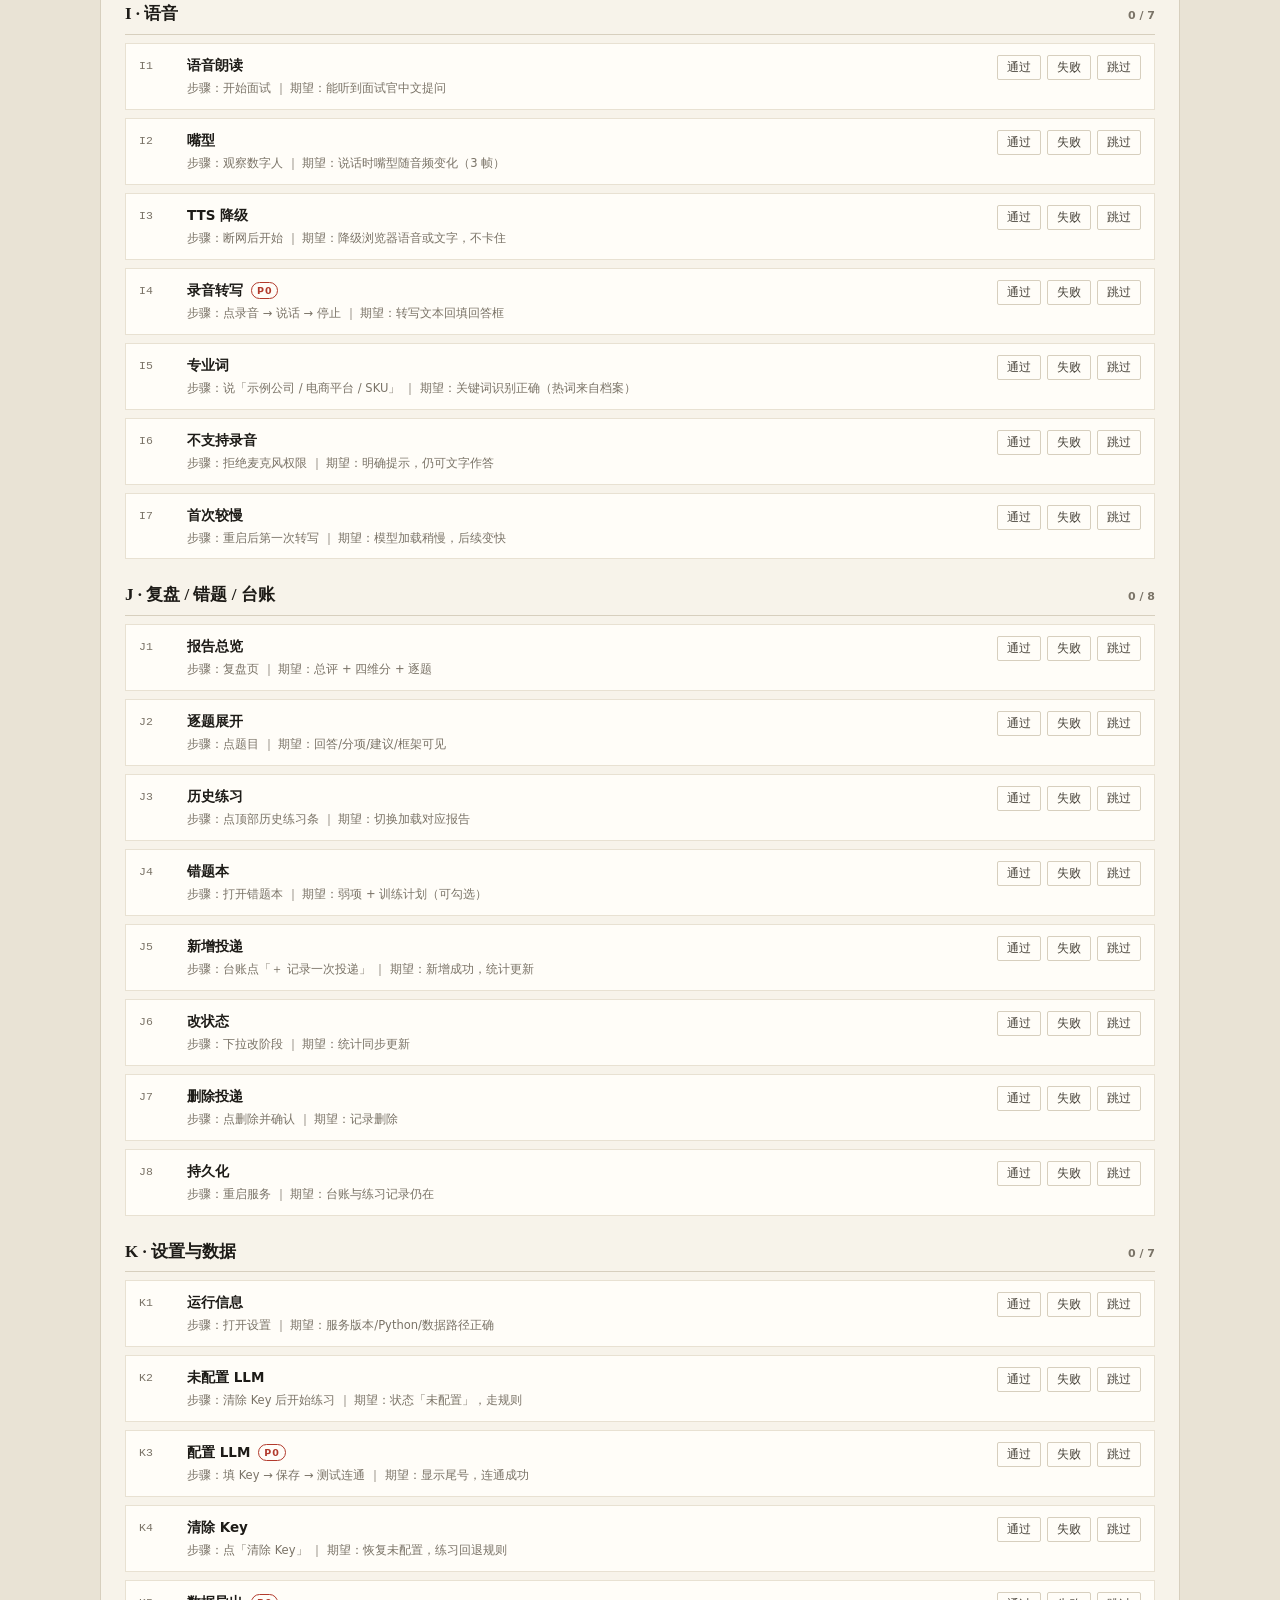
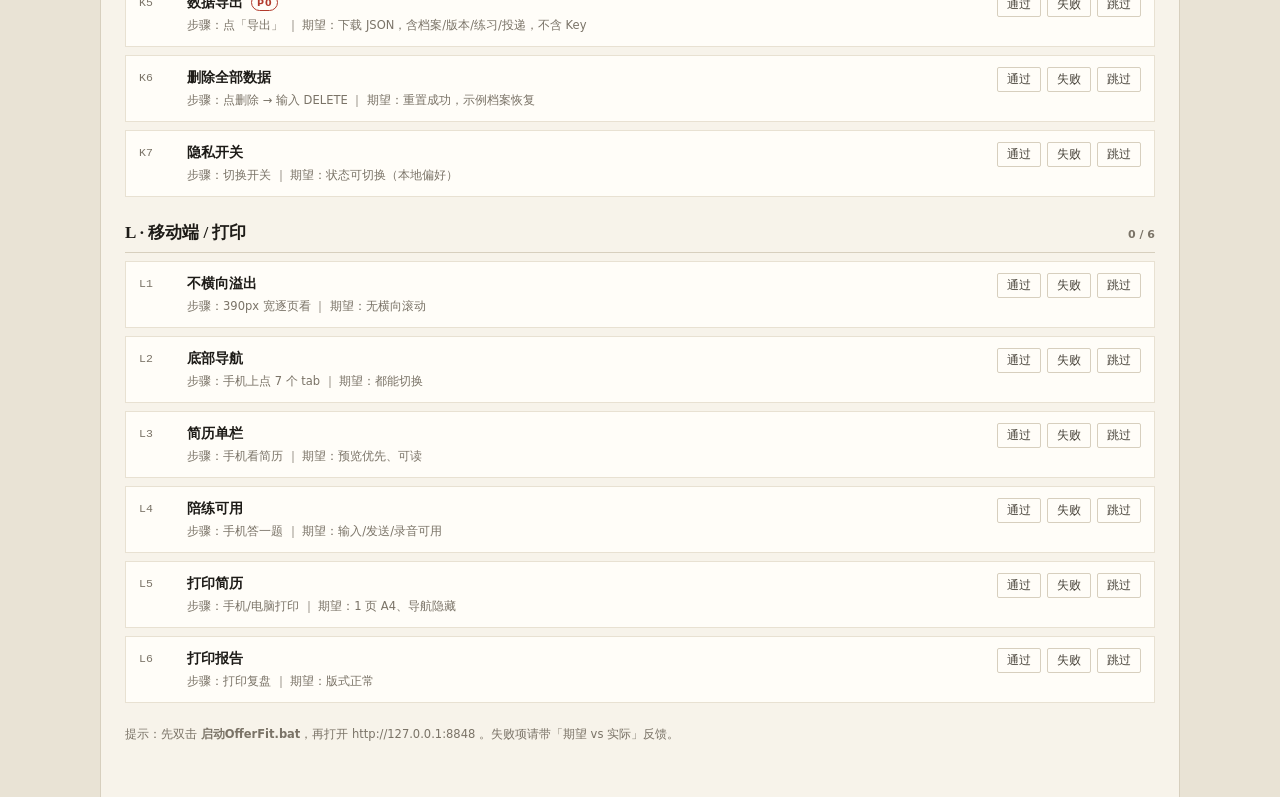
<file: 测试清单.html>
<!DOCTYPE html>
<html lang="zh-CN">
<head>
<meta charset="UTF-8">
<meta name="viewport" content="width=device-width, initial-scale=1.0">
<link rel="icon" href="data:,">
<title>OfferFit · 测试清单</title>
<style>
:root{
  --paper:#f7f3ea; --paper-2:#fffdf8; --ink:#1d1b17; --ink-2:#4a453c; --muted:#7a7367;
  --line:#d7cfbe; --line-2:#e8e1d2; --accent:#b23a2c; --accent-soft:#f3ded8;
  --green:#2e6b63; --green-soft:#dfeae6; --gold:#9a7b34; --gold-soft:#f1e8d2;
  --serif:"Songti SC","Source Han Serif SC","Noto Serif SC",Georgia,serif;
  --sans:"PingFang SC","Microsoft YaHei","Noto Sans SC",system-ui,sans-serif;
}
*{box-sizing:border-box}
body{margin:0;background:#e9e3d5;color:var(--ink);font-family:var(--sans);font-size:14px;line-height:1.6}
.app{max-width:1080px;margin:0 auto;min-height:100vh;background:var(--paper);border-left:1px solid var(--line);border-right:1px solid var(--line);padding-bottom:40px}
header{position:sticky;top:0;z-index:20;background:var(--paper-2);border-bottom:1px solid var(--line);padding:14px 24px;display:flex;align-items:center;gap:16px;flex-wrap:wrap}
.logo{width:34px;height:34px;display:grid;place-items:center;background:var(--ink);color:var(--paper);font-family:var(--serif);font-size:19px}
h1{font-family:var(--serif);font-size:20px;margin:0;letter-spacing:.06em}
.sub{color:var(--muted);font-size:11.5px}
.spacer{flex:1}
.btn{padding:6px 12px;border:1px solid var(--ink);background:var(--ink);color:var(--paper);font-size:12px;cursor:pointer;border-radius:2px}
.btn.ghost{background:transparent;color:var(--ink);border-color:var(--line)}
.btn:active{transform:translateY(1px)}
.progress-wrap{padding:14px 24px 4px}
.bar{height:8px;background:var(--line-2);border-radius:99px;overflow:hidden}
.bar>i{display:block;height:100%;background:var(--green);width:0;transition:.3s}
.progress-text{display:flex;justify-content:space-between;font-size:11.5px;color:var(--muted);margin-top:6px}
main{padding:0 24px}
.group{margin-top:22px}
.group h2{font-family:var(--serif);font-size:17px;margin:0 0 8px;padding-bottom:6px;border-bottom:1px solid var(--line);display:flex;justify-content:space-between;align-items:baseline}
.group h2 small{font-family:var(--sans);font-size:11px;color:var(--muted)}
.item{border:1px solid var(--line-2);background:var(--paper-2);padding:11px 13px;margin-bottom:8px;display:flex;gap:14px;align-items:flex-start}
.item.pass{border-left:3px solid var(--green)}
.item.fail{border-left:3px solid var(--accent)}
.item.skip{border-left:3px solid var(--gold)}
.item .id{font-family:var(--mono,monospace);font-size:11.5px;color:var(--muted);min-width:34px;padding-top:2px}
.item .body{flex:1;min-width:0}
.item .title{font-size:13.5px;font-weight:600;display:flex;gap:8px;align-items:center;flex-wrap:wrap}
.p0{font-size:9.5px;color:var(--accent);border:1px solid var(--accent);padding:0 5px;border-radius:99px;letter-spacing:.1em}
.item .meta{font-size:11.5px;color:var(--muted);margin-top:3px;overflow-wrap:anywhere}
.item .acts{display:flex;gap:6px;flex:none;flex-wrap:wrap}
.act{padding:4px 9px;border:1px solid var(--line);background:transparent;font-size:11.5px;cursor:pointer;border-radius:2px;color:var(--ink-2)}
.act.on-pass{background:var(--green);border-color:var(--green);color:#fff}
.act.on-fail{background:var(--accent);border-color:var(--accent);color:#fff}
.act.on-skip{background:var(--gold);border-color:var(--gold);color:#fff}
.note{padding:14px 24px;color:var(--muted);font-size:11.5px}
#result{display:none;margin:16px 24px;background:var(--paper-2);border:1px solid var(--line);padding:14px}
#result textarea{width:100%;min-height:240px;font-family:monospace;font-size:12px;border:1px solid var(--line);padding:10px;background:#fff}
.toast{position:fixed;left:50%;bottom:30px;transform:translateX(-50%);background:var(--ink);color:var(--paper);padding:8px 14px;font-size:12px;opacity:0;transition:.25s;pointer-events:none}
.toast.show{opacity:1}
@media (max-width:700px){
  .item{flex-wrap:wrap}
  .item .acts{width:100%;justify-content:flex-end}
}
</style>
</head>
<body>
<div class="app">
  <header>
    <div class="logo">O</div>
    <div><h1>OfferFit · 测试清单</h1><div class="sub">MVP v0.7 · 逐条点「通过 / 失败 / 跳过」，进度自动保存</div></div>
    <div class="spacer"></div>
    <button class="btn ghost" onclick="toggleFilter()" id="filterBtn">只看未测</button>
    <button class="btn ghost" onclick="resetAll()">重置</button>
    <button class="btn" onclick="buildResult()">生成结果</button>
  </header>

  <div class="progress-wrap">
    <div class="bar"><i id="bar"></i></div>
    <div class="progress-text"><span id="pText">0 / 0 已测</span><span id="pBreak"></span></div>
  </div>

  <main id="list"></main>

  <div id="result">
    <div style="display:flex;justify-content:space-between;align-items:center;margin-bottom:8px">
      <b>测试结果</b>
      <span><button class="btn ghost" onclick="copyResult()">复制</button>
      <button class="btn ghost" onclick="downloadResult()">下载 .md</button></span>
    </div>
    <textarea id="resultText" readonly></textarea>
  </div>

  <div class="note">
    提示：先双击 <b>启动OfferFit.bat</b>，再打开 http://127.0.0.1:8848 。失败项请带「期望 vs 实际」反馈。
  </div>
</div>
<div class="toast" id="toast"></div>

<script>
const GROUPS = [
  {name:"A · 启动与停止", items:[
    {id:"A1",p0:true,t:"一键启动",s:"双击 启动OfferFit.bat",e:"服务启动并自动打开 http://127.0.0.1:8848"},
    {id:"A2",t:"重复启动",s:"服务已在运行时再双击启动",e:"直接打开浏览器，不报端口占用"},
    {id:"A3",p0:true,t:"停止服务",s:"双击 停止OfferFit.bat",e:"端口关闭，刷新页面打不开"},
    {id:"A4",t:"健康检查",s:"访问 /api/health",e:"返回 service=offerfit、version=0.7.0"},
    {id:"A5",t:"数据持久化",s:"关浏览器 → 重开",e:"档案/练习/台账仍在"},
    {id:"A6",t:"服务重启持久化",s:"重启服务后重开页面",e:"数据仍在，版本记录不丢"},
    {id:"A7",t:"断网降级",s:"断网后使用诊断/JD/规则陪练",e:"规则功能可用；LLM/TTS 降级不崩"},
    {id:"A8",t:"控制台干净",s:"F12 Console 刷新",e:"无红色 JS 报错"}
  ]},
  {name:"B · 工作台", items:[
    {id:"B1",t:"状态卡",s:"打开首页",e:"完整度/诊断分/练习场次/投递数与实际一致"},
    {id:"B2",t:"今日待办",s:"看「今天要处理的事」",e:"来自诊断 Top3，可勾选"},
    {id:"B3",t:"练习状态",s:"看右侧",e:"场次、最近总评、存储位置正确"},
    {id:"B4",t:"快捷入口",s:"点「开始一场练习」",e:"跳到面试陪练页"}
  ]},
  {name:"C · 简历与诊断", items:[
    {id:"C1",t:"档案展示",s:"打开简历页",e:"姓名/院校/目标/可用时间正确"},
    {id:"C2",t:"四维诊断",s:"看左侧诊断",e:"四个维度分数 + 等级 + 问题条数"},
    {id:"C3",t:"问题可执行",s:"看问题列表",e:"每条有「问题 + 改法」，能指到具体句子"},
    {id:"C4",t:"A4 预览",s:"看中间",e:"内容与档案一致，单页"},
    {id:"C5",t:"打印",s:"Ctrl+P",e:"打印预览 1 页、导航隐藏、文字层保留"},
    {id:"C6",t:"移动端布局",s:"390px 宽",e:"单栏，预览优先"}
  ]},
  {name:"D · JD 优化与改写", items:[
    {id:"D1",t:"JD 分析",s:"贴 JD → 分析匹配",e:"出匹配分/等级/关键词覆盖"},
    {id:"D2",t:"关键词着色",s:"看关键词 chips",e:"命中绿色、缺口红色"},
    {id:"D3",t:"改写生成",s:"分析后看「逐条改写」",e:"2–3 条建议，每条 A/B/C 三版"},
    {id:"D4",t:"版本切换",s:"点 A/B/C",e:"文案与理由随之变化"},
    {id:"D5",p0:true,t:"采用改写",s:"点「采用这版」",e:"匹配分上升、诊断刷新、A4 更新"},
    {id:"D6",t:"事实防新增",s:"采用含数字的改写",e:"新增数字会提示「采用前确认」"},
    {id:"D7",t:"空 JD",s:"清空 JD 直接分析",e:"不报错（提示先贴 JD）"}
  ]},
  {name:"E · 一岗一版", items:[
    {id:"E1",t:"版本条",s:"看顶部",e:"每版显示名字+诊断分，当前高亮"},
    {id:"E2",t:"新建版本",s:"点「＋ 新建版本」",e:"新版本出现，绑当前 JD"},
    {id:"E3",t:"切换版本",s:"点另一个版本",e:"诊断分/A4/JD 文本同步变化"},
    {id:"E4",t:"自动保存",s:"改一条 → 切走 → 切回",e:"改动还在"},
    {id:"E5",t:"版本对比",s:"点「与通用底版对比」",e:"显示新增/删除/修改条数"},
    {id:"E6",t:"删除版本",s:"点版本后的 ×",e:"删除并回到通用底版"},
    {id:"E7",t:"底版保护",s:"尝试删通用底版",e:"不允许删除"},
    {id:"E8",t:"重启持久化",s:"重启服务",e:"版本仍在"}
  ]},
  {name:"F · 简历上传解析", items:[
    {id:"F1",p0:true,t:"docx 解析",s:"上传 .docx",e:"预览教育/实习/项目/技能"},
    {id:"F2",t:"确认导入",s:"弹窗点确定",e:"档案覆盖、诊断刷新"},
    {id:"F3",t:"txt 解析",s:"上传 .txt",e:"正常解析"},
    {id:"F4",p0:true,t:"pdf 解析",s:"上传 .pdf",e:"抽取文字层解析（扫描件提示无文字）"},
    {id:"F5",t:"异常文件",s:"上传空文件/超大文件",e:"明确报错，不崩"},
    {id:"F6",t:"取消导入",s:"弹窗点取消",e:"原档案不变"}
  ]},
  {name:"G · ATS 可解析性", items:[
    {id:"G1",t:"ATS 清单",s:"简历页左下",e:"显示通过/警告/失败/建议/未检 计数"},
    {id:"G2",p0:true,t:"导出并回读",s:"点「导出 PDF 并回读」",e:"计数更新，出现下载 PDF"},
    {id:"G3",t:"文字层",s:"下载 PDF 后复制文字",e:"中文可复制、不乱码"},
    {id:"G4",t:"标题完整",s:"看回读结果",e:"标题未被拆成单字（如「教育背景」完整）"},
    {id:"G5",t:"字体数",s:"看回读结果",e:"字体数 ≤ 2"},
    {id:"G6",t:"版面规则",s:"看页边距/页眉页脚规则",e:"不误报"},
    {id:"G7",t:"PDF 可打开",s:"双击下载的 PDF",e:"1 页、排版正确"},
    {id:"G8",t:"不出总分",s:"看 ATS 区",e:"只有五态计数，没有总分"}
  ]},
  {name:"H · 面试陪练", items:[
    {id:"H1",t:"设置",s:"陪练页",e:"岗位/JD/轮次可选，语音朗读开关可用"},
    {id:"H2",p0:true,t:"出题",s:"点开始面试",e:"出第 1 题（LLM 或规则）"},
    {id:"H3",p0:true,t:"LLM 出题",s:"已配 Key 时开始",e:"题目引用简历具体内容"},
    {id:"H4",t:"作答反馈",s:"回答后发送",e:"显示本题得分 + 一句改法"},
    {id:"H5",t:"追问逻辑",s:"回答空泛/具体各试一次",e:"空泛会追问，具体可能直接下一题"},
    {id:"H6",t:"结束生成报告",s:"答完最后一题",e:"自动生成并跳转复盘"},
    {id:"H7",t:"提前结束",s:"中途点「提前结束」",e:"按已答内容生成报告"},
    {id:"H8",t:"降级",s:"断网/Key 失效时开始",e:"回退规则出题，流程不中断"},
    {id:"H9",t:"不重复",s:"连续两场同岗位",e:"题目不应完全一样"}
  ]},
  {name:"I · 语音", items:[
    {id:"I1",t:"语音朗读",s:"开始面试",e:"能听到面试官中文提问"},
    {id:"I2",t:"嘴型",s:"观察数字人",e:"说话时嘴型随音频变化（3 帧）"},
    {id:"I3",t:"TTS 降级",s:"断网后开始",e:"降级浏览器语音或文字，不卡住"},
    {id:"I4",p0:true,t:"录音转写",s:"点录音 → 说话 → 停止",e:"转写文本回填回答框"},
    {id:"I5",t:"专业词",s:"说「示例公司 / 电商平台 / SKU」",e:"关键词识别正确（热词来自档案）"},
    {id:"I6",t:"不支持录音",s:"拒绝麦克风权限",e:"明确提示，仍可文字作答"},
    {id:"I7",t:"首次较慢",s:"重启后第一次转写",e:"模型加载稍慢，后续变快"}
  ]},
  {name:"J · 复盘 / 错题 / 台账", items:[
    {id:"J1",t:"报告总览",s:"复盘页",e:"总评 + 四维分 + 逐题"},
    {id:"J2",t:"逐题展开",s:"点题目",e:"回答/分项/建议/框架可见"},
    {id:"J3",t:"历史练习",s:"点顶部历史练习条",e:"切换加载对应报告"},
    {id:"J4",t:"错题本",s:"打开错题本",e:"弱项 + 训练计划（可勾选）"},
    {id:"J5",t:"新增投递",s:"台账点「＋ 记录一次投递」",e:"新增成功，统计更新"},
    {id:"J6",t:"改状态",s:"下拉改阶段",e:"统计同步更新"},
    {id:"J7",t:"删除投递",s:"点删除并确认",e:"记录删除"},
    {id:"J8",t:"持久化",s:"重启服务",e:"台账与练习记录仍在"}
  ]},
  {name:"K · 设置与数据", items:[
    {id:"K1",t:"运行信息",s:"打开设置",e:"服务版本/Python/数据路径正确"},
    {id:"K2",t:"未配置 LLM",s:"清除 Key 后开始练习",e:"状态「未配置」，走规则"},
    {id:"K3",p0:true,t:"配置 LLM",s:"填 Key → 保存 → 测试连通",e:"显示尾号，连通成功"},
    {id:"K4",t:"清除 Key",s:"点「清除 Key」",e:"恢复未配置，练习回退规则"},
    {id:"K5",p0:true,t:"数据导出",s:"点「导出」",e:"下载 JSON，含档案/版本/练习/投递，不含 Key"},
    {id:"K6",t:"删除全部数据",s:"点删除 → 输入 DELETE",e:"重置成功，示例档案恢复"},
    {id:"K7",t:"隐私开关",s:"切换开关",e:"状态可切换（本地偏好）"}
  ]},
  {name:"L · 移动端 / 打印", items:[
    {id:"L1",t:"不横向溢出",s:"390px 宽逐页看",e:"无横向滚动"},
    {id:"L2",t:"底部导航",s:"手机上点 7 个 tab",e:"都能切换"},
    {id:"L3",t:"简历单栏",s:"手机看简历",e:"预览优先、可读"},
    {id:"L4",t:"陪练可用",s:"手机答一题",e:"输入/发送/录音可用"},
    {id:"L5",t:"打印简历",s:"手机/电脑打印",e:"1 页 A4、导航隐藏"},
    {id:"L6",t:"打印报告",s:"打印复盘",e:"版式正常"}
  ]}
];

const KEY = "offerfit_qc_v1";
let state = {};
try { state = JSON.parse(localStorage.getItem(KEY) || "{}"); } catch(e){ state = {}; }
let onlyUntested = false;

function save(){ localStorage.setItem(KEY, JSON.stringify(state)); }
function allItems(){ return GROUPS.flatMap(g => g.items.map(i => Object.assign({group:g.name}, i))); }

function render(){
  const list = document.getElementById('list');
  list.innerHTML = GROUPS.map(g => {
    const items = g.items.filter(i => !onlyUntested || !state[i.id]);
    if(!items.length) return "";
    const done = g.items.filter(i => state[i.id]).length;
    return '<section class="group"><h2>'+g.name+'<small>'+done+' / '+g.items.length+'</small></h2>'+
      items.map(i => {
        const st = state[i.id];
        return '<div class="item '+(st||'')+'">'+
          '<div class="id">'+i.id+'</div>'+
          '<div class="body"><div class="title">'+i.t+(i.p0?'<span class="p0">P0</span>':'')+'</div>'+
          '<div class="meta">步骤：'+i.s+' ｜ 期望：'+i.e+'</div></div>'+
          '<div class="acts">'+
            '<button class="act '+(st==='pass'?'on-pass':'')+'" onclick="mark(\''+i.id+'\',\'pass\')">通过</button>'+
            '<button class="act '+(st==='fail'?'on-fail':'')+'" onclick="mark(\''+i.id+'\',\'fail\')">失败</button>'+
            '<button class="act '+(st==='skip'?'on-skip':'')+'" onclick="mark(\''+i.id+'\',\'skip\')">跳过</button>'+
          '</div></div>';
      }).join('')+'</section>';
  }).join('');
  updateProgress();
}
function mark(id, v){
  if(state[id] === v) delete state[id]; else state[id] = v;
  save(); render();
}
function updateProgress(){
  const all = allItems();
  const pass = all.filter(i => state[i.id]==='pass').length;
  const fail = all.filter(i => state[i.id]==='fail').length;
  const skip = all.filter(i => state[i.id]==='skip').length;
  const done = pass+fail+skip;
  document.getElementById('bar').style.width = (all.length? done/all.length*100:0)+'%';
  document.getElementById('pText').textContent = done+' / '+all.length+' 已测';
  document.getElementById('pBreak').textContent = '通过 '+pass+' · 失败 '+fail+' · 跳过 '+skip+' · 未测 '+(all.length-done);
  document.getElementById('filterBtn').textContent = onlyUntested ? '显示全部' : '只看未测';
}
function toggleFilter(){ onlyUntested = !onlyUntested; render(); }
function resetAll(){
  if(!confirm('清空本机测试进度？')) return;
  state = {}; save(); document.getElementById('result').style.display='none'; render();
}
function buildResult(){
  const all = allItems();
  const pass = all.filter(i => state[i.id]==='pass');
  const fail = all.filter(i => state[i.id]==='fail');
  const skip = all.filter(i => state[i.id]==='skip');
  const untested = all.filter(i => !state[i.id]);
  let md = '# OfferFit 测试结果\n\n';
  md += '- 时间：'+new Date().toLocaleString('zh-CN')+'\n';
  md += '- 统计：共 '+all.length+' 条 · 通过 '+pass.length+' · 失败 '+fail.length+' · 跳过 '+skip.length+' · 未测 '+untested.length+'\n\n';
  if(fail.length){
    md += '## 失败\n\n| 编号 | 用例 | 期望 | 实际 |\n|---|---|---|---|\n';
    fail.forEach(i => { md += '| '+i.id+' | '+i.t+' | '+i.e+' | （请填写） |\n'; });
    md += '\n';
  }
  if(skip.length){
    md += '## 跳过\n\n' + skip.map(i => '- '+i.id+' '+i.t).join('\n') + '\n\n';
  }
  if(untested.length){
    md += '## 未测\n\n' + untested.map(i => '- '+i.id+' '+i.t).join('\n') + '\n';
  }
  const box = document.getElementById('result');
  box.style.display = 'block';
  document.getElementById('resultText').value = md;
  box.scrollIntoView({behavior:'smooth'});
  window._result = md;
}
function copyResult(){
  const t = document.getElementById('resultText');
  t.select(); document.execCommand('copy');
  toast('已复制');
}
function downloadResult(){
  const blob = new Blob([document.getElementById('resultText').value], {type:'text/markdown'});
  const a = document.createElement('a');
  a.href = URL.createObjectURL(blob);
  a.download = 'OfferFit-测试结果-'+new Date().toISOString().slice(0,10)+'.md';
  a.click();
}
function toast(msg){
  const t = document.getElementById('toast');
  t.textContent = msg; t.classList.add('show');
  clearTimeout(t._tm); t._tm = setTimeout(() => t.classList.remove('show'), 1800);
}

render();
</script>
</body>
</html>
</file>
